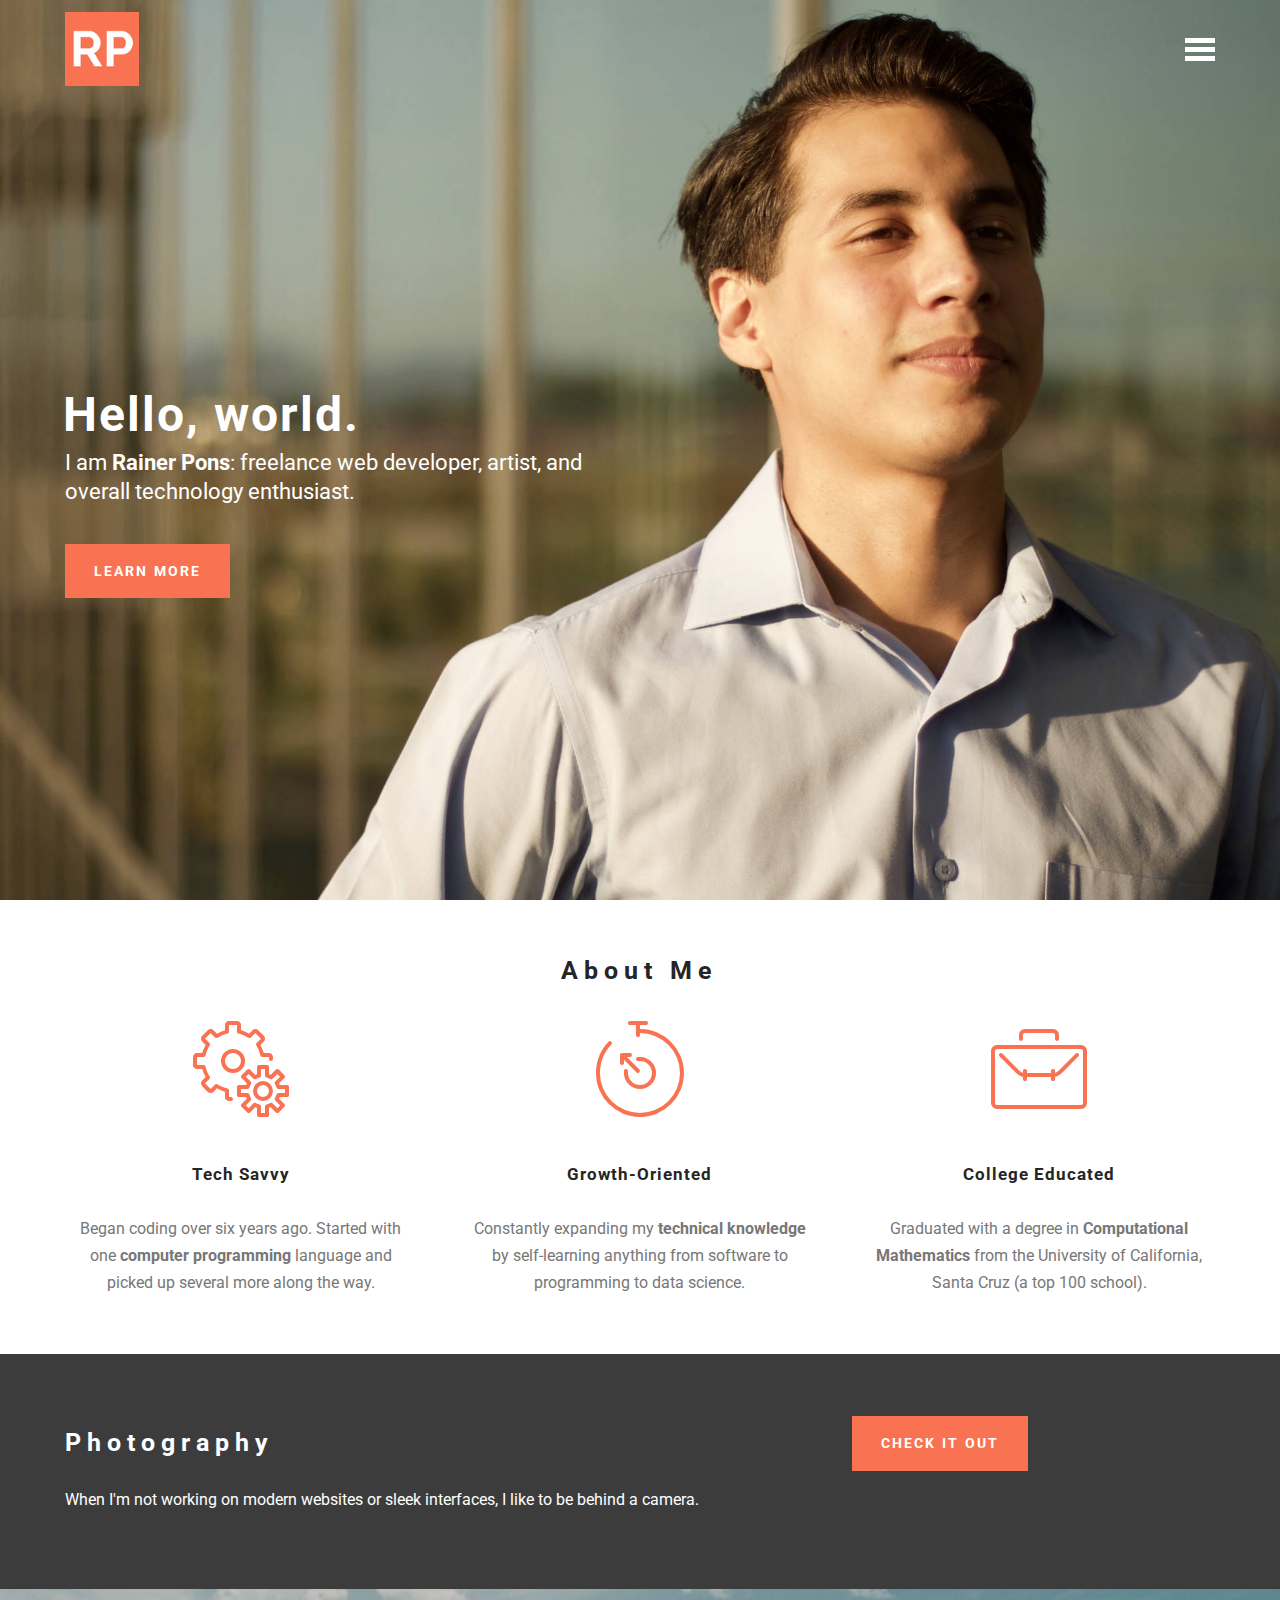
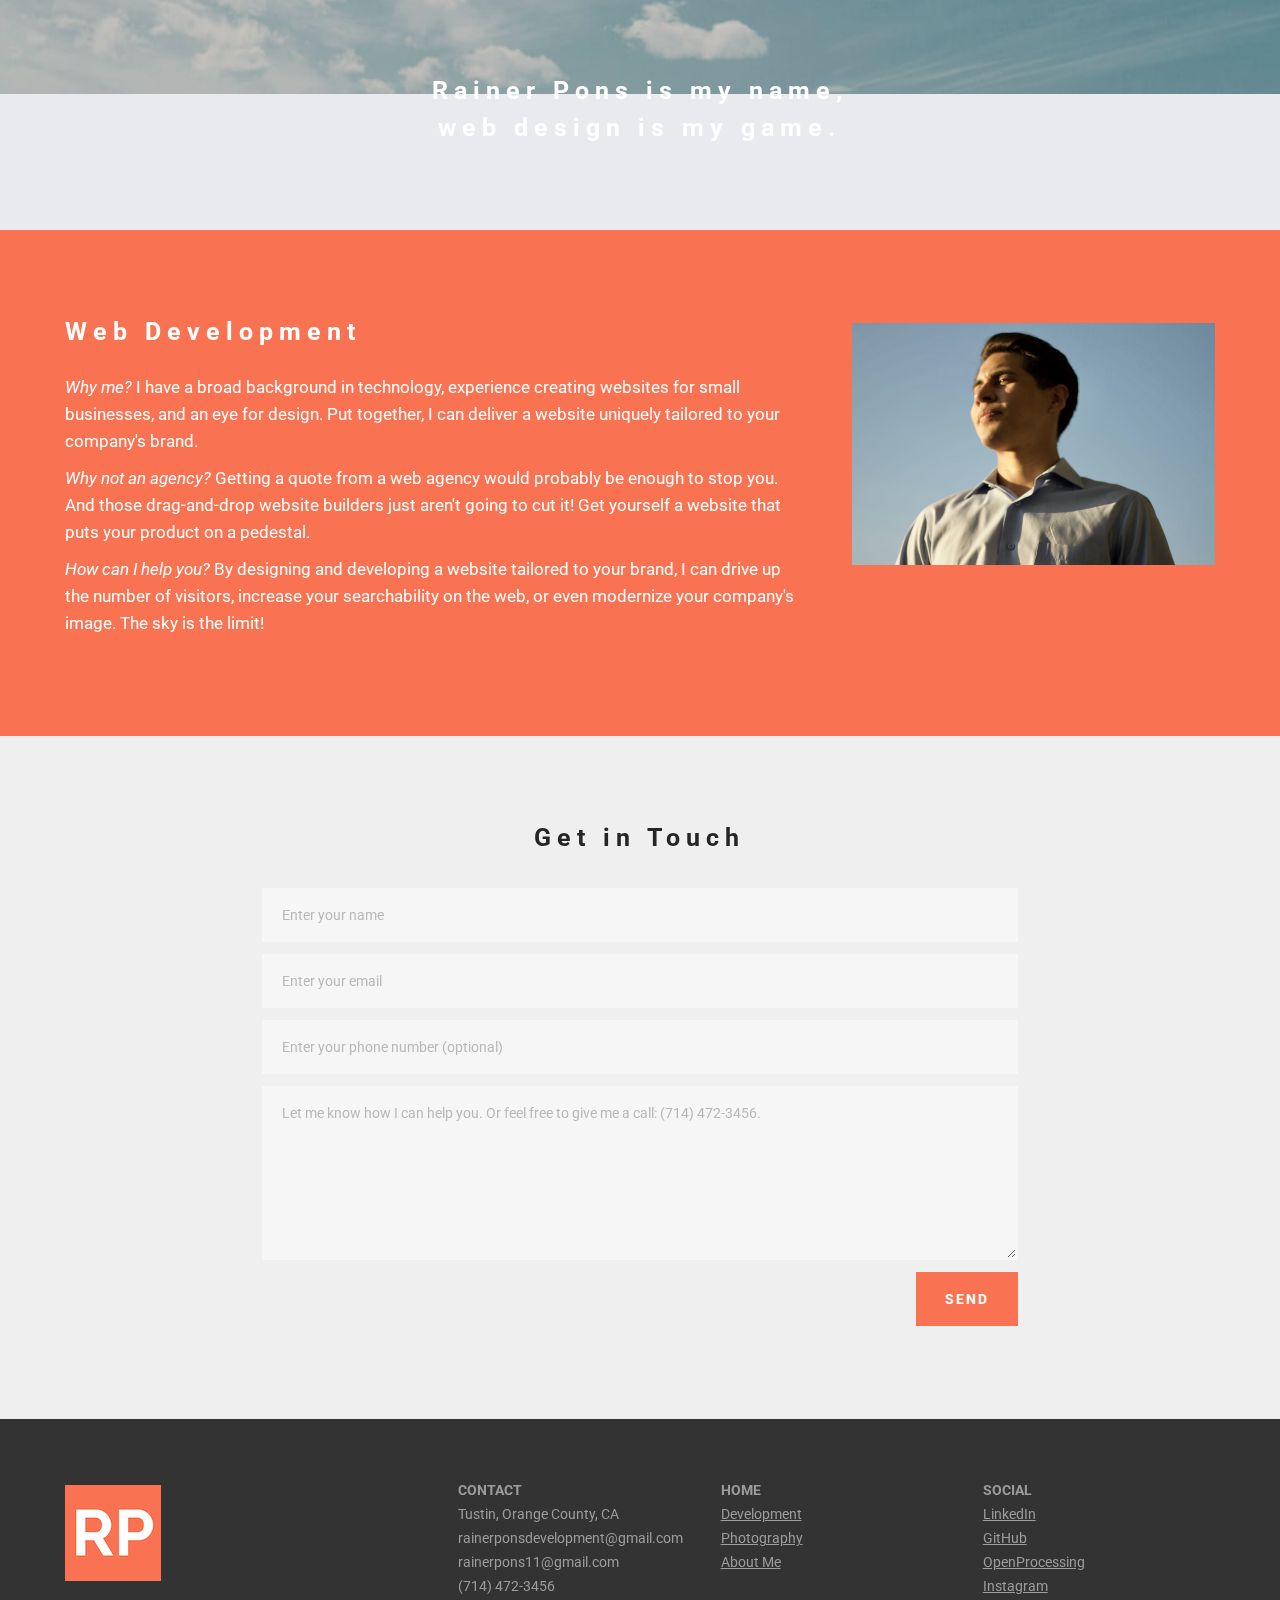
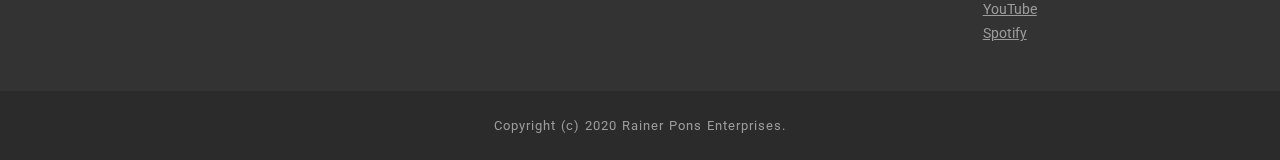
<file: index.html>
<!DOCTYPE html>
<html>
    <head>
        <meta charset="UTF-8">
        <meta http-equiv="X-UA-Compatible" content="IE=edge">
        <meta name="viewport" content="width=device-width, initial-scale=1, minimum-scale=1">
        <link rel="shortcut icon" href="assets/images/rp-logos-1-128x128.png" type="image/x-icon">
        <meta name="description" content="">
        <title>Rainer Pons: Freelance Web Developer in Orange County, CA</title>
        <link rel="stylesheet" href="https://fonts.googleapis.com/css?family=Roboto:700,400&subset=cyrillic,latin,greek,vietnamese">
        <link rel="stylesheet" href="assets/web/assets/mobirise-icons/mobirise-icons.css">
        <link rel="stylesheet" href="assets/bootstrap/css/bootstrap.min.css">
        <link rel="stylesheet" href="assets/animatecss/animate.min.css">
        <link rel="stylesheet" href="assets/mobirise/css/style.css">
        <link rel="preload" as="style" href="assets/mobirise/css/mbr-additional.css">
        <link rel="stylesheet" href="assets/mobirise/css/mbr-additional.css" type="text/css">
    </head>
    <body>
        <!-- Analytics -->
        <script async src="https://www.googletagmanager.com/gtag/js?id=UA-157434239-1"></script>
        <script>
            window.dataLayer = window.dataLayer || [];
            function gtag(){dataLayer.push(arguments);}
            gtag('js', new Date());
            
            gtag('config', 'UA-157434239-1');
        </script>
        <!-- /Analytics -->
        <section class="mbr-navbar mbr-navbar--freeze mbr-navbar--absolute mbr-navbar--sticky mbr-navbar--collapsed mbr-navbar--transparent" id="menu-1m" data-rv-view="0">
            <div class="mbr-navbar__section mbr-section">
                <div class="mbr-section__container container">
                    <div class="mbr-navbar__container">
                        <div class="mbr-navbar__column mbr-navbar__column--s mbr-navbar__brand">
                            <span class="mbr-navbar__brand-link mbr-brand mbr-brand--inline">
                            <span class="mbr-brand__logo"><a href="http://rainerpons.com"><img src="assets/images/rp-logo-96x96.png" class="mbr-navbar__brand-img mbr-brand__img"></a></span>
                            </span>
                        </div>
                        <div class="mbr-navbar__hamburger mbr-hamburger"><span class="mbr-hamburger__line"></span></div>
                        <div class="mbr-navbar__column mbr-navbar__menu">
                            <nav class="mbr-navbar__menu-box mbr-navbar__menu-box--inline-right">
                                <div class="mbr-navbar__column">
                                    <ul class="mbr-navbar__items mbr-navbar__items--right float-left mbr-buttons mbr-buttons--freeze mbr-buttons--right btn-decorator mbr-buttons--activated mbr-buttons--only-links">
                                        <li class="mbr-navbar__item"><a class="mbr-buttons__link btn text-white" href="http://rainerpons.com">HOME</a></li>
                                        <li class="mbr-navbar__item"><a class="mbr-buttons__link btn text-white" href="index.html#features1-3">ABOUT</a></li>
                                        <li class="mbr-navbar__item"><a class="mbr-buttons__link btn text-white" href="index.html#msg-box4-8">DEVELOPMENT</a></li>
                                        <li class="mbr-navbar__item"><a class="mbr-buttons__link btn text-white" href="photography.html#msg-box3-12">PHOTOGRAPHY</a></li>
                                        <li class="mbr-navbar__item"><a class="mbr-buttons__link btn text-white" href="index.html#form1-a">CONTACT</a></li>
                                        <li class="mbr-navbar__item"><a class="mbr-buttons__link btn text-white" href="index.html#contacts1-k">SOCIAL</a></li>
                                    </ul>
                                </div>
                            </nav>
                        </div>
                    </div>
                </div>
            </div>
        </section>
        <section class="mbr-box mbr-section mbr-section--relative mbr-section--fixed-size mbr-section--full-height mbr-section--bg-adapted" id="header1-0" data-rv-view="2" style="background-image: url(assets/images/img-7663-2000x1333.jpg);">
            <div class="mbr-box__magnet mbr-box__magnet--sm-padding mbr-box__magnet--center-left mbr-after-navbar">
                <div class="mbr-box__container mbr-section__container container">
                    <div class="mbr-box mbr-box--stretched">
                        <div class="mbr-box__magnet mbr-box__magnet--center-left">
                            <div class="row">
                                <div class=" col-sm-6">
                                    <div class="mbr-hero animated fadeInUp">
                                        <h1 class="mbr-hero__text">Hello, world.</h1>
                                        <p class="mbr-hero__subtext">I am <strong>Rainer Pons</strong>: freelance web developer, artist, and overall technology enthusiast.</p>
                                    </div>
                                    <div class="mbr-buttons btn-inverse mbr-buttons--left"><a class="mbr-buttons__btn btn btn-lg btn-danger animated fadeInUp delay" href="index.html#features1-3">LEARN MORE</a>  </div>
                                </div>
                            </div>
                        </div>
                    </div>
                </div>
            </div>
        </section>
        <section class="mbr-section mbr-section--relative mbr-section--fixed-size" id="features1-3" data-rv-view="12" style="background-color: rgb(255, 255, 255);">
            <div class="mbr-section__container mbr-section__container--std-top-padding mbr-section__container--sm-bot-padding mbr-section-title container" style="padding-top: 62px;">
                <div class="mbr-header mbr-header--center mbr-header--wysiwyg row">
                    <div class="col-sm-8 col-sm-offset-2">
                        <h3 class="mbr-header__text">About Me</h3>
                    </div>
                </div>
            </div>
            <div class="mbr-section__container container">
                <div class="mbr-section__row row">
                    <div class="mbr-section__col col-xs-12 col-sm-4">
                        <div class="mbr-section__container mbr-section__container--center mbr-section__container--middle">
                            <figure class="mbr-figure"><span class="mbri-setting mbr-iconfont mbr-iconfont-features1" style="font-size: 96px; color: rgb(249, 115, 82);"></span></figure>
                        </div>
                        <div class="mbr-section__container mbr-section__container--middle">
                            <div class="mbr-header mbr-header--reduce mbr-header--center mbr-header--wysiwyg">
                                <h3 class="mbr-header__text">Tech Savvy</h3>
                            </div>
                        </div>
                        <div class="mbr-section__container mbr-section__container--last" style="padding-bottom: 62px;">
                            <div class="mbr-article mbr-article--wysiwyg">
                                <p>Began coding over six years ago. Started with one&nbsp;<strong>computer programming</strong> language and picked up several more along the way.</p>
                            </div>
                        </div>
                    </div>
                    <div class="mbr-section__col col-xs-12 col-sm-4">
                        <div class="mbr-section__container mbr-section__container--center mbr-section__container--middle">
                            <figure class="mbr-figure"><span class="mbri-timer mbr-iconfont mbr-iconfont-features1" style="font-size: 96px; color: rgb(249, 115, 82);"></span></figure>
                        </div>
                        <div class="mbr-section__container mbr-section__container--middle">
                            <div class="mbr-header mbr-header--reduce mbr-header--center mbr-header--wysiwyg">
                                <h3 class="mbr-header__text">Growth-Oriented</h3>
                            </div>
                        </div>
                        <div class="mbr-section__container mbr-section__container--last" style="padding-bottom: 62px;">
                            <div class="mbr-article mbr-article--wysiwyg">
                                <p>Constantly expanding my <strong>technical knowledge</strong> by self-learning anything from software to programming to data science.</p>
                            </div>
                        </div>
                    </div>
                    <div class="mbr-section__col col-xs-12 col-sm-4">
                        <div class="mbr-section__container mbr-section__container--center mbr-section__container--middle">
                            <figure class="mbr-figure"><span class="mbri-briefcase mbr-iconfont mbr-iconfont-features1" style="font-size: 96px; color: rgb(249, 115, 82);"></span></figure>
                        </div>
                        <div class="mbr-section__container mbr-section__container--middle">
                            <div class="mbr-header mbr-header--reduce mbr-header--center mbr-header--wysiwyg">
                                <h3 class="mbr-header__text">College Educated</h3>
                            </div>
                        </div>
                        <div class="mbr-section__container mbr-section__container--last" style="padding-bottom: 62px;">
                            <div class="mbr-article mbr-article--wysiwyg">
                                <p>Graduated with a degree in <strong>Computational Mathematics</strong> from the University of California, Santa Cruz (a top 100 school).</p>
                            </div>
                        </div>
                    </div>
                </div>
            </div>
        </section>
        <section class="mbr-section mbr-section--relative mbr-section--short-paddings" id="msg-box1-5" data-rv-view="15" style="background-color: rgb(60, 60, 60);">
            <div class="mbr-section__container mbr-section__container--isolated container" style="padding-top: 80px; padding-bottom: 80px;">
                <div class="row">
                    <div class="mbr-box mbr-box--fixed mbr-box--adapted">
                        <div class="mbr-box__magnet mbr-box__magnet--top-left mbr-section__left col-sm-8">
                            <div class="mbr-section__container mbr-section__container--middle">
                                <div class="mbr-header mbr-header--auto-align mbr-header--wysiwyg">
                                    <h3 class="mbr-header__text">Photography</h3>
                                </div>
                            </div>
                            <div class="mbr-section__container">
                                <div class="mbr-article mbr-article--auto-align mbr-article--wysiwyg">
                                    <p>When I'm not working on modern websites or sleek interfaces, I like to be behind a camera.</p>
                                </div>
                            </div>
                        </div>
                        <div class="mbr-box__magnet mbr-box__magnet--top-left mbr-section__right col-sm-4">
                            <div class="mbr-section__container">
                                <div class="mbr-buttons mbr-buttons--auto-align mbr-buttons--top mbr-buttons--left"><a class="mbr-buttons__btn btn btn-lg btn-danger" href="photography.html#msg-box3-12">CHECK IT OUT</a></div>
                            </div>
                        </div>
                    </div>
                </div>
            </div>
        </section>
        <section class="mbr-section mbr-section--relative mbr-section--fixed-size mbr-parallax-background" id="content5-e" data-rv-view="5" style="background-image: url(assets/images/bg3.jpg);">
            <div class="mbr-overlay" style="opacity: 0.1; background-color: rgb(40, 50, 78);"></div>
            <div class="mbr-section__container container mbr-section__container--isolated" style="padding-top: 93px; padding-bottom: 93px;">
                <div class="mbr-header mbr-header--wysiwyg row">
                    <div class="col-sm-8 col-sm-offset-2">
                        <h3 class="mbr-header__text">Rainer Pons is my name,<br>web design is my game.</h3>
                    </div>
                </div>
            </div>
        </section>
        <section class="mbr-section mbr-section--relative" id="msg-box4-8" data-rv-view="18" style="background-color: rgb(249, 115, 82);">
            <div class="mbr-section__container mbr-section__container--isolated container" style="padding-top: 93px; padding-bottom: 62px;">
                <div class="row">
                    <div class="mbr-box mbr-box--fixed mbr-box--adapted">
                        <div class="mbr-box__magnet mbr-class-mbr-box__magnet--center-left col-sm-6 content-size mbr-section__left">
                            <div class="mbr-section__container mbr-section__container--middle">
                                <div class="mbr-header mbr-header--auto-align mbr-header--wysiwyg">
                                    <h3 class="mbr-header__text">Web Development</h3>
                                </div>
                            </div>
                            <div class="mbr-section__container mbr-section__container--middle">
                                <div class="mbr-article mbr-article--auto-align mbr-article--wysiwyg">
                                    <p><em>Why me?</em>&nbsp;I have a broad background in technology, experience creating websites for small businesses, and an eye for design. Put together, I can deliver a website uniquely tailored to your company's brand.</p>
                                    <p><em>Why not an agency?</em>&nbsp;Getting a quote from a web agency would probably be enough to stop you. And those drag-and-drop website builders just aren't going to cut it! Get yourself a website that puts your product on a pedestal.<br></p>
                                    <p><em>How can I help you?</em>&nbsp;By designing and developing a website tailored to your brand, I can drive up the number of visitors, increase your searchability on the web, or even modernize your company's image. The sky is the limit!</p>
                                </div>
                            </div>
                        </div>
                        <div class="mbr-box__magnet mbr-box__magnet--top-left mbr-section__right col-sm-6 image-size" style="width: 25%;">
                            <figure class="mbr-figure mbr-figure--adapted mbr-figure--caption-inside-bottom mbr-figure--full-width"><img src="assets/images/img-7667-1400x933.jpg" class="mbr-figure__img"></figure>
                        </div>
                    </div>
                </div>
            </div>
        </section>
        <section class="mbr-section mbr-section--relative mbr-section--fixed-size" id="form1-a" data-rv-view="21" style="background-color: rgb(239, 239, 239);">
            <div class="mbr-section__container mbr-section__container--std-padding container" style="padding-top: 93px; padding-bottom: 93px;">
                <div class="row">
                    <div class="col-sm-12">
                        <div class="row">
                            <div class="col-sm-8 col-sm-offset-2" data-form-type="formoid">
                                <div class="mbr-header mbr-header--center mbr-header--std-padding">
                                    <h2 class="mbr-header__text">Get in Touch</h2>
                                </div>
                                <div data-form-alert="true">
                                    <div class="hide" data-form-alert-success="true">Hey there! Thank you for reaching out. Will get back to you as soon as possible.</div>
                                </div>
                                <form action="https://mobirise.com/" method="post" data-form-title="Get in Touch">
                                    <input type="hidden" value="1CTzjYug+TSqb8Sn6swKlvaA2u5LuW6RhZyZwVvjJae5HakPpSox/RNyzwo67DU0RsCxrw4eSvv0SOl9QEr8ek8XWrD8ZB3KXKyhq8vjxqvpNIRQiICzz/DlZcoTidHa" data-form-email="true">
                                    <div class="form-group">
                                        <input type="text" class="form-control" name="name" required="" placeholder="Enter your name" data-form-field="Name">
                                    </div>
                                    <div class="form-group">
                                        <input type="email" class="form-control" name="email" required="" placeholder="Enter your email" data-form-field="Email">
                                    </div>
                                    <div class="form-group">
                                        <input type="tel" class="form-control" name="phone" placeholder="Enter your phone number (optional)" data-form-field="Phone">
                                    </div>
                                    <div class="form-group">
                                        <textarea class="form-control" name="message" rows="7" placeholder="Let me know how I can help you. Or feel free to give me a call: (714) 472-3456." data-form-field="Message"></textarea>
                                    </div>
                                    <div class="mbr-buttons mbr-buttons--right"><button type="submit" class="mbr-buttons__btn btn btn-lg btn-danger">SEND</button></div>
                                </form>
                            </div>
                        </div>
                    </div>
                </div>
            </div>
        </section>
        <section class="mbr-section mbr-section--relative mbr-section--fixed-size" id="contacts1-k" data-rv-view="8" style="background-color: rgb(51, 51, 51);">
            <div class="mbr-section__container container">
                <div class="mbr-contacts mbr-contacts--wysiwyg row" style="padding-top: 60px; padding-bottom: 45px;">
                    <div class="col-sm-4">
                        <div><a href="http://rainerpons.com"><img src="assets/images/rp-logo-96x96.png" class="mbr-contacts__img mbr-contacts__img--left"></a></div>
                    </div>
                    <div class="col-sm-8">
                        <div class="row">
                            <div class="col-sm-4">
                                <p class="mbr-contacts__text"><strong>CONTACT</strong><br>Tustin, Orange County, CA<br>rainerponsdevelopment@gmail.com<br>rainerpons11@gmail.com<br>(714) 472-3456<br></p>
                            </div>
                            <div class="col-sm-4">
                                <p class="mbr-contacts__text"><strong>HOME</strong><br><a href="index.html#msg-box4-8" class="text-gray">Development</a><br><a href="photography.html#msg-box3-12" class="text-gray">Photography</a><br><a href="index.html#features1-3" class="text-gray">About Me</a></p>
                            </div>
                            <div class="col-sm-4">
                                <p class="mbr-contacts__text"><strong>SOCIAL</strong></p>
                                <ul class="mbr-contacts__list">
                                    <li><a class="mbr-contacts__link text-gray" href="http://linkedin.com/in/rainerpons" target="_blank">LinkedIn</a></li>
                                    <li><a href="http://github.com/rainerpons" target="_blank" class="text-gray">GitHub</a></li>
                                    <li><a href="http://openprocessing.org/user/48635" target="_blank" class="text-gray">OpenProcessing</a></li>
                                    <li><a class="mbr-contacts__link text-gray" href="http://instagram.com/r__pons" target="_blank">Instagram</a></li>
                                    <li><a href="http://youtube.com/channel/UCwckV2UtHtrdb7NDyz5F0yw" target="_blank" class="text-gray">YouTube</a></li>
                                    <li><a href="http://open.spotify.com/user/122870297" target="_blank" class="text-gray">Spotify</a></li>
                                </ul>
                            </div>
                        </div>
                    </div>
                </div>
            </div>
        </section>
        <footer class="mbr-section mbr-section--relative mbr-section--fixed-size" id="footer1-i" data-rv-view="10" style="background-color: rgb(44, 43, 43);">
            <div class="mbr-section__container container">
                <div class="mbr-footer mbr-footer--wysiwyg row" style="padding-top: 24.6px; padding-bottom: 24.6px;">
                    <div class="col-sm-12">
                        <p class="mbr-footer__copyright">Copyright (c) 2020 Rainer Pons Enterprises.</p>
                    </div>
                </div>
            </div>
        </footer>
        <script src="assets/web/assets/jquery/jquery.min.js"></script>
        <script src="assets/bootstrap/js/bootstrap.min.js"></script>
        <script src="assets/smooth-scroll/smooth-scroll.js"></script>
        <script src="assets/jarallax/jarallax.js"></script>
        <!--[if lte IE 9]>
        <script src="assets/jquery-placeholder/jquery.placeholder.min.js"></script>
        <![endif]-->
        <script src="assets/mobirise/js/script.js"></script>
        <script src="assets/formoid/formoid.min.js"></script>
    </body>
</html>
</file>
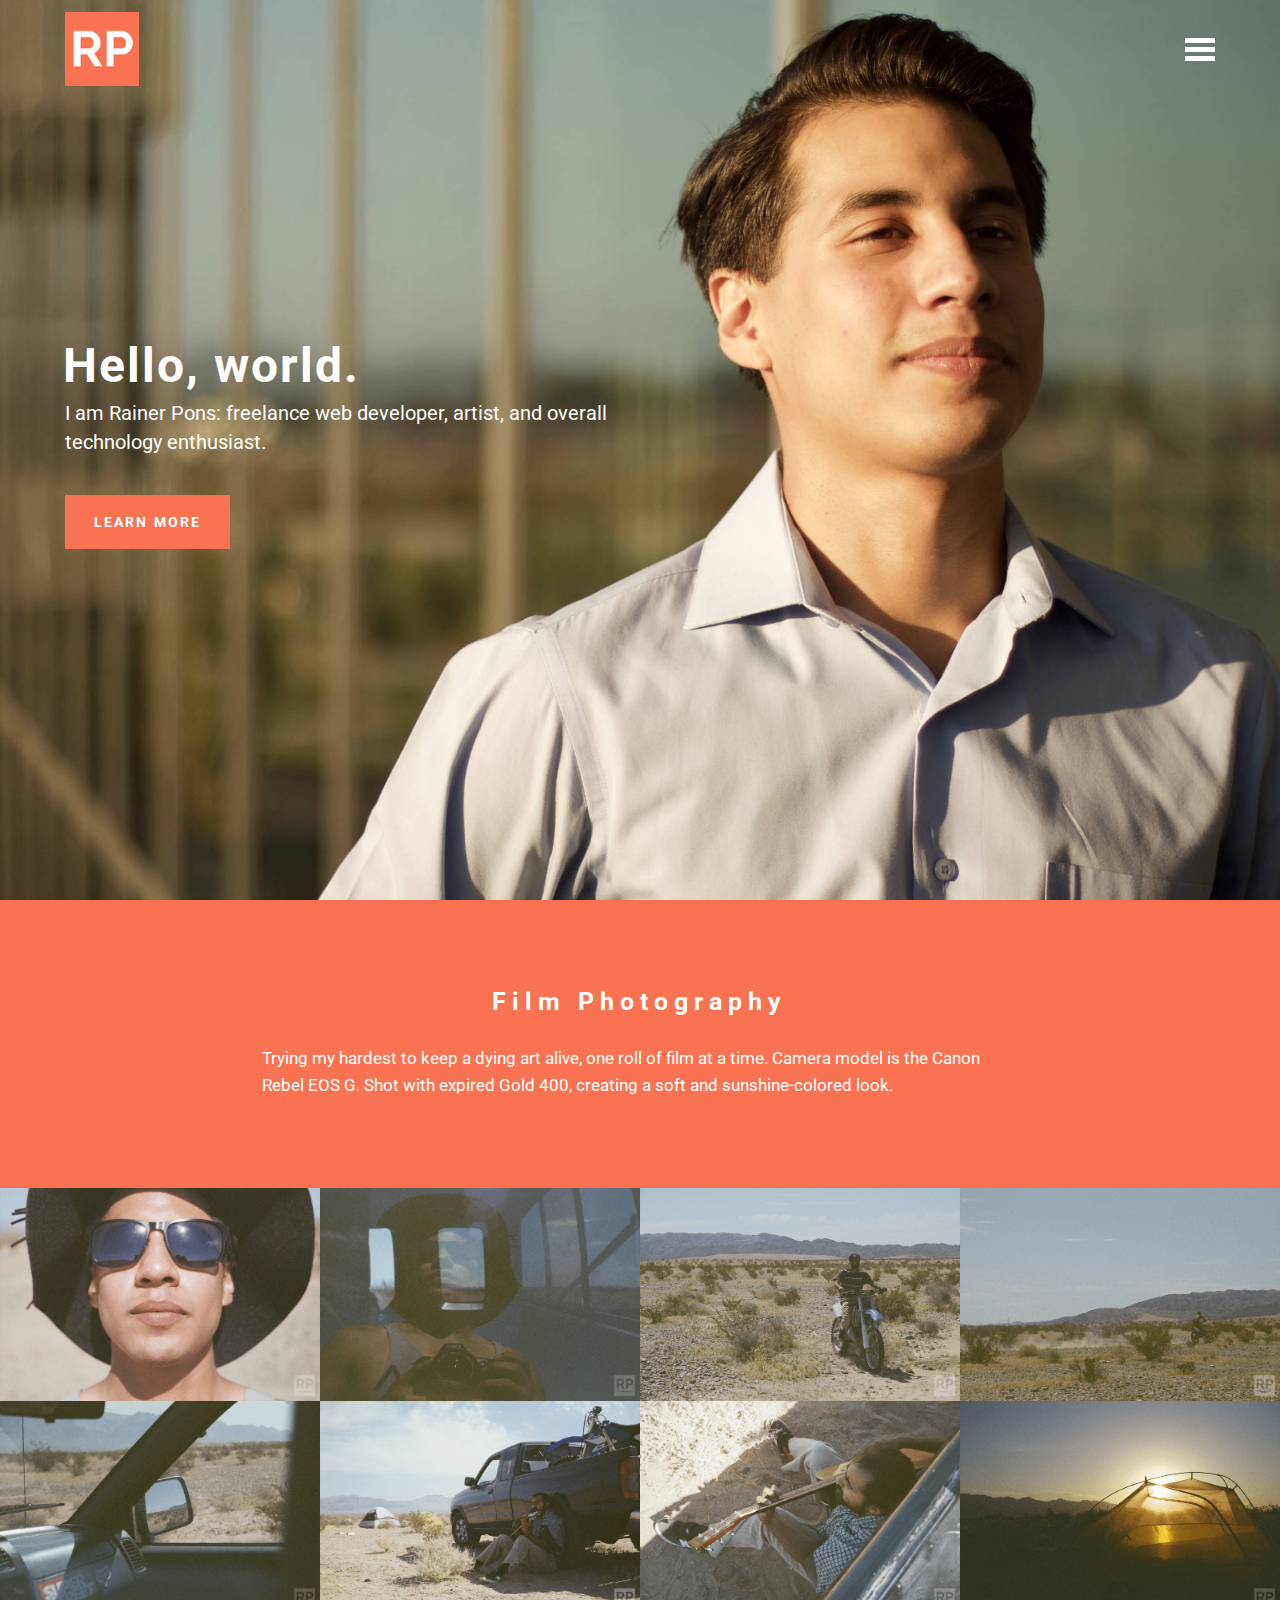
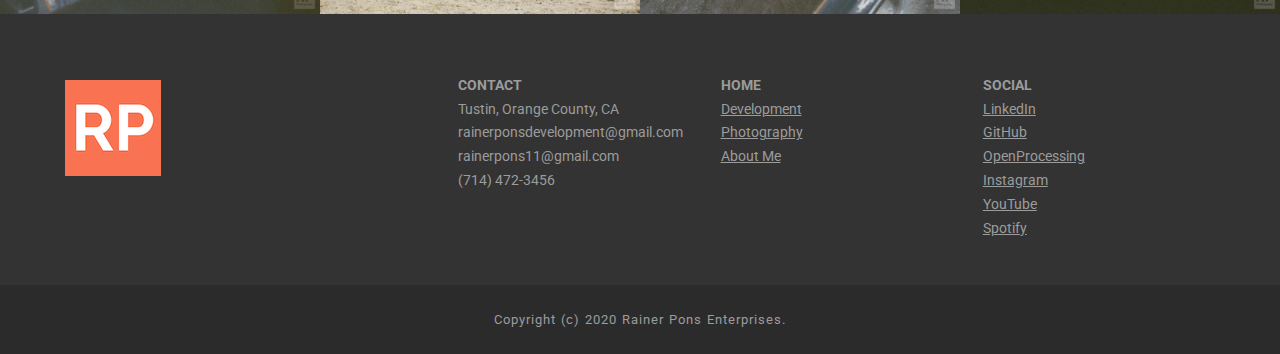
<file: photography.html>
<!DOCTYPE html>
<html>
    <head>
        <meta charset="UTF-8">
        <meta http-equiv="X-UA-Compatible" content="IE=edge">
        <meta name="viewport" content="width=device-width, initial-scale=1, minimum-scale=1">
        <link rel="shortcut icon" href="assets/images/rp-logos-1-128x128.png" type="image/x-icon">
        <meta name="description" content="">
        <title>Rainer Pons: RP Photography</title>
        <link rel="stylesheet" href="https://fonts.googleapis.com/css?family=Roboto:700,400&subset=cyrillic,latin,greek,vietnamese">
        <link rel="stylesheet" href="assets/bootstrap/css/bootstrap.min.css">
        <link rel="stylesheet" href="assets/animatecss/animate.min.css">
        <link rel="stylesheet" href="assets/mobirise/css/style.css">
        <link rel="stylesheet" href="assets/mobirise-gallery/style.css">
        <link rel="stylesheet" href="assets/mobirise-slider/style.css">
        <link rel="preload" as="style" href="assets/mobirise/css/mbr-additional.css">
        <link rel="stylesheet" href="assets/mobirise/css/mbr-additional.css" type="text/css">
    </head>
    <body>
        <!-- Analytics -->
        <script async src="https://www.googletagmanager.com/gtag/js?id=UA-157434239-1"></script>
        <script>
            window.dataLayer = window.dataLayer || [];
            function gtag(){dataLayer.push(arguments);}
            gtag('js', new Date());
            
            gtag('config', 'UA-157434239-1');
        </script>
        <!-- /Analytics -->
        <section class="mbr-navbar mbr-navbar--freeze mbr-navbar--absolute mbr-navbar--sticky mbr-navbar--collapsed mbr-navbar--transparent" id="menu-1m" data-rv-view="75">
            <div class="mbr-navbar__section mbr-section">
                <div class="mbr-section__container container">
                    <div class="mbr-navbar__container">
                        <div class="mbr-navbar__column mbr-navbar__column--s mbr-navbar__brand">
                            <span class="mbr-navbar__brand-link mbr-brand mbr-brand--inline">
                            <span class="mbr-brand__logo"><a href="http://rainerpons.com"><img src="assets/images/rp-logo-96x96.png" class="mbr-navbar__brand-img mbr-brand__img"></a></span>
                            </span>
                        </div>
                        <div class="mbr-navbar__hamburger mbr-hamburger"><span class="mbr-hamburger__line"></span></div>
                        <div class="mbr-navbar__column mbr-navbar__menu">
                            <nav class="mbr-navbar__menu-box mbr-navbar__menu-box--inline-right">
                                <div class="mbr-navbar__column">
                                    <ul class="mbr-navbar__items mbr-navbar__items--right float-left mbr-buttons mbr-buttons--freeze mbr-buttons--right btn-decorator mbr-buttons--activated mbr-buttons--only-links">
                                        <li class="mbr-navbar__item"><a class="mbr-buttons__link btn text-white" href="http://rainerpons.com">HOME</a></li>
                                        <li class="mbr-navbar__item"><a class="mbr-buttons__link btn text-white" href="index.html#features1-3">ABOUT</a></li>
                                        <li class="mbr-navbar__item"><a class="mbr-buttons__link btn text-white" href="index.html#msg-box4-8">DEVELOPMENT</a></li>
                                        <li class="mbr-navbar__item"><a class="mbr-buttons__link btn text-white" href="photography.html#msg-box3-12">PHOTOGRAPHY</a></li>
                                        <li class="mbr-navbar__item"><a class="mbr-buttons__link btn text-white" href="index.html#form1-a">CONTACT</a></li>
                                        <li class="mbr-navbar__item"><a class="mbr-buttons__link btn text-white" href="index.html#contacts1-k">SOCIAL</a></li>
                                    </ul>
                                </div>
                            </nav>
                        </div>
                    </div>
                </div>
            </div>
        </section>
        <section class="engine"><a href="https://mobirise.info/s">free bootstrap themes</a></section>
        <section class="mbr-box mbr-section mbr-section--relative mbr-section--fixed-size mbr-section--full-height mbr-section--bg-adapted mbr-after-navbar" id="header1-t" data-rv-view="30" style="background-image: url(assets/images/img-7663-2000x1333.jpg);">
            <div class="mbr-box__magnet mbr-box__magnet--sm-padding mbr-box__magnet--center-left">
                <div class="mbr-box__container mbr-section__container container">
                    <div class="mbr-box mbr-box--stretched">
                        <div class="mbr-box__magnet mbr-box__magnet--center-left">
                            <div class="row">
                                <div class=" col-sm-6">
                                    <div class="mbr-hero animated fadeInUp">
                                        <h1 class="mbr-hero__text">Hello, world.</h1>
                                        <p class="mbr-hero__subtext">I am Rainer Pons: freelance web developer, artist, and overall technology enthusiast.</p>
                                    </div>
                                    <div class="mbr-buttons btn-inverse mbr-buttons--left"><a class="mbr-buttons__btn btn btn-lg btn-danger animated fadeInUp delay" href="index.html#features1-3">LEARN MORE</a> </div>
                                </div>
                            </div>
                        </div>
                    </div>
                </div>
            </div>
        </section>
        <section class="mbr-section mbr-section--relative mbr-section--fixed-size" id="msg-box3-12" data-rv-view="33" style="background-color: rgb(249, 115, 82);">
            <div class="mbr-section__container container mbr-section__container--first" style="padding-top: 93px;">
                <div class="mbr-header mbr-header--wysiwyg row">
                    <div class="col-sm-8 col-sm-offset-2">
                        <h3 class="mbr-header__text">Film Photography</h3>
                    </div>
                </div>
            </div>
            <div class="mbr-section__container container mbr-section__container--last" style="padding-bottom: 93px;">
                <div class="row">
                    <div class="mbr-article mbr-article--wysiwyg col-sm-8 col-sm-offset-2">
                        <p>Trying my hardest to keep a dying art alive, one roll of film at a time. Camera model is the Canon Rebel EOS G. Shot with expired Gold 400, creating a soft and sunshine-colored look.</p>
                    </div>
                </div>
            </div>
        </section>
        <section class="mbr-gallery mbr-section mbr-section--no-padding" id="gallery1-1o" data-rv-view="36" style="background-color: rgb(51, 51, 51);">
            <!-- Gallery -->
            <div class=" mbr-gallery-layout-default">
                <div>
                    <div class="row mbr-gallery-row no-gutter">
                        <div class="col-lg-3 col-md-4 col-sm-6 col-xs-12 mbr-gallery-item">
                            <a href="#lb-gallery1-1o" data-slide-to="0" data-toggle="modal">
                            <img src="assets/images/000098230018-1920x1280-800x533.png" alt="" title="">
                            <span class="icon glyphicon glyphicon-zoom-in"></span>
                            </a>
                        </div>
                        <div class="col-lg-3 col-md-4 col-sm-6 col-xs-12 mbr-gallery-item">
                            <a href="#lb-gallery1-1o" data-slide-to="1" data-toggle="modal">
                            <img src="assets/images/000098230013-1920x1280-800x533.png" alt="" title="">
                            <span class="icon glyphicon glyphicon-zoom-in"></span>
                            </a>
                        </div>
                        <div class="col-lg-3 col-md-4 col-sm-6 col-xs-12 mbr-gallery-item">
                            <a href="#lb-gallery1-1o" data-slide-to="2" data-toggle="modal">
                            <img src="assets/images/000098230011-1920x1280-800x533.png" alt="" title="">
                            <span class="icon glyphicon glyphicon-zoom-in"></span>
                            </a>
                        </div>
                        <div class="col-lg-3 col-md-4 col-sm-6 col-xs-12 mbr-gallery-item">
                            <a href="#lb-gallery1-1o" data-slide-to="3" data-toggle="modal">
                            <img src="assets/images/000098230009-1920x1280-800x533.png" alt="" title="">
                            <span class="icon glyphicon glyphicon-zoom-in"></span>
                            </a>
                        </div>
                        <div class="col-lg-3 col-md-4 col-sm-6 col-xs-12 mbr-gallery-item">
                            <a href="#lb-gallery1-1o" data-slide-to="4" data-toggle="modal">
                            <img src="assets/images/000098230016-1920x1280-800x533.png" alt="" title="">
                            <span class="icon glyphicon glyphicon-zoom-in"></span>
                            </a>
                        </div>
                        <div class="col-lg-3 col-md-4 col-sm-6 col-xs-12 mbr-gallery-item">
                            <a href="#lb-gallery1-1o" data-slide-to="5" data-toggle="modal">
                            <img src="assets/images/000098230020-1920x1280-800x533.png" alt="" title="">
                            <span class="icon glyphicon glyphicon-zoom-in"></span>
                            </a>
                        </div>
                        <div class="col-lg-3 col-md-4 col-sm-6 col-xs-12 mbr-gallery-item">
                            <a href="#lb-gallery1-1o" data-slide-to="6" data-toggle="modal">
                            <img src="assets/images/000098230019-1920x1280-800x533.png" alt="" title="">
                            <span class="icon glyphicon glyphicon-zoom-in"></span>
                            </a>
                        </div>
                        <div class="col-lg-3 col-md-4 col-sm-6 col-xs-12 mbr-gallery-item">
                            <a href="#lb-gallery1-1o" data-slide-to="7" data-toggle="modal">
                            <img src="assets/images/000098230022-1920x1280-800x533.png" alt="" title="">
                            <span class="icon glyphicon glyphicon-zoom-in"></span>
                            </a>
                        </div>
                    </div>
                </div>
                <div class="clearfix"></div>
            </div>
            <!-- Lightbox -->
            <div data-app-prevent-settings="" class="mbr-slider modal fade carousel slide" tabindex="-1" data-keyboard="true" data-interval="false" id="lb-gallery1-1o">
                <div class="modal-dialog">
                    <div class="modal-content">
                        <div class="modal-body">
                            <ol class="carousel-indicators">
                                <li data-app-prevent-settings="" data-target="#lb-gallery1-1o" data-slide-to="0"></li>
                                <li data-app-prevent-settings="" data-target="#lb-gallery1-1o" data-slide-to="1"></li>
                                <li data-app-prevent-settings="" data-target="#lb-gallery1-1o" data-slide-to="2"></li>
                                <li data-app-prevent-settings="" data-target="#lb-gallery1-1o" data-slide-to="3"></li>
                                <li data-app-prevent-settings="" data-target="#lb-gallery1-1o" data-slide-to="4"></li>
                                <li data-app-prevent-settings="" data-target="#lb-gallery1-1o" data-slide-to="5"></li>
                                <li data-app-prevent-settings="" data-target="#lb-gallery1-1o" data-slide-to="6"></li>
                                <li data-app-prevent-settings="" data-target="#lb-gallery1-1o" class=" active" data-slide-to="7"></li>
                            </ol>
                            <div class="carousel-inner">
                                <div class="item">
                                    <img src="assets/images/000098230018-1920x1280.png" alt="" title="">
                                </div>
                                <div class="item">
                                    <img src="assets/images/000098230013-1920x1280.png" alt="" title="">
                                </div>
                                <div class="item">
                                    <img src="assets/images/000098230011-1920x1280.png" alt="" title="">
                                </div>
                                <div class="item">
                                    <img src="assets/images/000098230009-1920x1280.png" alt="" title="">
                                </div>
                                <div class="item">
                                    <img src="assets/images/000098230016-1920x1280.png" alt="" title="">
                                </div>
                                <div class="item">
                                    <img src="assets/images/000098230020-1920x1280.png" alt="" title="">
                                </div>
                                <div class="item">
                                    <img src="assets/images/000098230019-1920x1280.png" alt="" title="">
                                </div>
                                <div class="item active">
                                    <img src="assets/images/000098230022-1920x1280.png" alt="" title="">
                                </div>
                            </div>
                            <a class="left carousel-control" role="button" data-slide="prev" href="#lb-gallery1-1o">
                            <span class="glyphicon glyphicon-menu-left" aria-hidden="true"></span>
                            <span class="sr-only">Previous</span>
                            </a>
                            <a class="right carousel-control" role="button" data-slide="next" href="#lb-gallery1-1o">
                            <span class="glyphicon glyphicon-menu-right" aria-hidden="true"></span>
                            <span class="sr-only">Next</span>
                            </a>
                            <a class="close" href="#" role="button" data-dismiss="modal">
                            <span class="glyphicon glyphicon-remove" aria-hidden="true"></span>
                            <span class="sr-only">Close</span>
                            </a>
                        </div>
                    </div>
                </div>
            </div>
        </section>
        <section class="mbr-section mbr-section--relative mbr-section--fixed-size" id="contacts1-r" data-rv-view="71" style="background-color: rgb(51, 51, 51);">
            <div class="mbr-section__container container">
                <div class="mbr-contacts mbr-contacts--wysiwyg row" style="padding-top: 60px; padding-bottom: 45px;">
                    <div class="col-sm-4">
                        <div><a href="http://rainerpons.com"><img src="assets/images/rp-logo-96x96.png" class="mbr-contacts__img mbr-contacts__img--left"></a></div>
                    </div>
                    <div class="col-sm-8">
                        <div class="row">
                            <div class="col-sm-4">
                                <p class="mbr-contacts__text"><strong>CONTACT</strong><br>Tustin, Orange County, CA<br>rainerponsdevelopment@gmail.com<br>rainerpons11@gmail.com<br>(714) 472-3456<br></p>
                            </div>
                            <div class="col-sm-4">
                                <p class="mbr-contacts__text"><strong>HOME</strong><br><a href="index.html#msg-box4-8" class="text-gray">Development</a><br><a href="photography.html#msg-box3-12" class="text-gray">Photography</a><br><a href="index.html#features1-3" class="text-gray">About Me</a></p>
                            </div>
                            <div class="col-sm-4">
                                <p class="mbr-contacts__text"><strong>SOCIAL</strong></p>
                                <ul class="mbr-contacts__list">
                                    <li><a class="mbr-contacts__link text-gray" href="http://linkedin.com/in/rainerpons" target="_blank">LinkedIn</a></li>
                                    <li><a href="http://github.com/rainerpons" target="_blank" class="text-gray">GitHub</a></li>
                                    <li><a href="http://openprocessing.org/user/48635" target="_blank" class="text-gray">OpenProcessing</a></li>
                                    <li><a class="mbr-contacts__link text-gray" href="http://instagram.com/r__pons" target="_blank">Instagram</a></li>
                                    <li><a href="http://youtube.com/channel/UCwckV2UtHtrdb7NDyz5F0yw" target="_blank" class="text-gray">YouTube</a></li>
                                    <li><a href="http://open.spotify.com/user/122870297" target="_blank" class="text-gray">Spotify</a></li>
                                </ul>
                            </div>
                        </div>
                    </div>
                </div>
            </div>
        </section>
        <footer class="mbr-section mbr-section--relative mbr-section--fixed-size" id="footer1-s" data-rv-view="73" style="background-color: rgb(44, 43, 43);">
            <div class="mbr-section__container container">
                <div class="mbr-footer mbr-footer--wysiwyg row" style="padding-top: 24.6px; padding-bottom: 24.6px;">
                    <div class="col-sm-12">
                        <p class="mbr-footer__copyright">Copyright (c) 2020 Rainer Pons Enterprises.</p>
                    </div>
                </div>
            </div>
        </footer>
        <script src="assets/web/assets/jquery/jquery.min.js"></script>
        <script src="assets/bootstrap/js/bootstrap.min.js"></script>
        <script src="assets/smooth-scroll/smooth-scroll.js"></script>
        <script src="assets/masonry/masonry.pkgd.min.js"></script>
        <script src="assets/imagesloaded/imagesloaded.pkgd.min.js"></script>
        <script src="assets/bootstrap-carousel-swipe/bootstrap-carousel-swipe.js"></script>
        <script src="assets/mobirise/js/script.js"></script>
        <script src="assets/mobirise-gallery/script.js"></script>
    </body>
</html>
</file>
<file: assets/web/assets/mobirise-icons/mobirise-icons.css>
@font-face {
  font-family: 'MobiriseIcons';
  src:  url('mobirise-icons.eot?spat4u');
  src:  url('mobirise-icons.eot?spat4u#iefix') format('embedded-opentype'),
    url('mobirise-icons.ttf?spat4u') format('truetype'),
    url('mobirise-icons.woff?spat4u') format('woff'),
    url('mobirise-icons.svg?spat4u#MobiriseIcons') format('svg');
  font-weight: normal;
  font-style: normal;
  font-display: swap;
}

[class^="mbri-"], [class*=" mbri-"] {
  /* use !important to prevent issues with browser extensions that change fonts */
  font-family: MobiriseIcons !important;
  speak: none;
  font-style: normal;
  font-weight: normal;
  font-variant: normal;
  text-transform: none;
  line-height: 1;

  /* Better Font Rendering =========== */
  -webkit-font-smoothing: antialiased;
  -moz-osx-font-smoothing: grayscale;
}

.mbri-add-submenu:before {
  content: "\e900";
}
.mbri-alert:before {
  content: "\e901";
}
.mbri-align-center:before {
  content: "\e902";
}
.mbri-align-justify:before {
  content: "\e903";
}
.mbri-align-left:before {
  content: "\e904";
}
.mbri-align-right:before {
  content: "\e905";
}
.mbri-android:before {
  content: "\e906";
}
.mbri-apple:before {
  content: "\e907";
}
.mbri-arrow-down:before {
  content: "\e908";
}
.mbri-arrow-next:before {
  content: "\e909";
}
.mbri-arrow-prev:before {
  content: "\e90a";
}
.mbri-arrow-up:before {
  content: "\e90b";
}
.mbri-bold:before {
  content: "\e90c";
}
.mbri-bookmark:before {
  content: "\e90d";
}
.mbri-bootstrap:before {
  content: "\e90e";
}
.mbri-briefcase:before {
  content: "\e90f";
}
.mbri-browse:before {
  content: "\e910";
}
.mbri-bulleted-list:before {
  content: "\e911";
}
.mbri-calendar:before {
  content: "\e912";
}
.mbri-camera:before {
  content: "\e913";
}
.mbri-cart-add:before {
  content: "\e914";
}
.mbri-cart-full:before {
  content: "\e915";
}
.mbri-cash:before {
  content: "\e916";
}
.mbri-change-style:before {
  content: "\e917";
}
.mbri-chat:before {
  content: "\e918";
}
.mbri-clock:before {
  content: "\e919";
}
.mbri-close:before {
  content: "\e91a";
}
.mbri-cloud:before {
  content: "\e91b";
}
.mbri-code:before {
  content: "\e91c";
}
.mbri-contact-form:before {
  content: "\e91d";
}
.mbri-credit-card:before {
  content: "\e91e";
}
.mbri-cursor-click:before {
  content: "\e91f";
}
.mbri-cust-feedback:before {
  content: "\e920";
}
.mbri-database:before {
  content: "\e921";
}
.mbri-delivery:before {
  content: "\e922";
}
.mbri-desktop:before {
  content: "\e923";
}
.mbri-devices:before {
  content: "\e924";
}
.mbri-down:before {
  content: "\e925";
}
.mbri-download:before {
  content: "\e989";
}
.mbri-drag-n-drop:before {
  content: "\e927";
}
.mbri-drag-n-drop2:before {
  content: "\e928";
}
.mbri-edit:before {
  content: "\e929";
}
.mbri-edit2:before {
  content: "\e92a";
}
.mbri-error:before {
  content: "\e92b";
}
.mbri-extension:before {
  content: "\e92c";
}
.mbri-features:before {
  content: "\e92d";
}
.mbri-file:before {
  content: "\e92e";
}
.mbri-flag:before {
  content: "\e92f";
}
.mbri-folder:before {
  content: "\e930";
}
.mbri-gift:before {
  content: "\e931";
}
.mbri-github:before {
  content: "\e932";
}
.mbri-globe:before {
  content: "\e933";
}
.mbri-globe-2:before {
  content: "\e934";
}
.mbri-growing-chart:before {
  content: "\e935";
}
.mbri-hearth:before {
  content: "\e936";
}
.mbri-help:before {
  content: "\e937";
}
.mbri-home:before {
  content: "\e938";
}
.mbri-hot-cup:before {
  content: "\e939";
}
.mbri-idea:before {
  content: "\e93a";
}
.mbri-image-gallery:before {
  content: "\e93b";
}
.mbri-image-slider:before {
  content: "\e93c";
}
.mbri-info:before {
  content: "\e93d";
}
.mbri-italic:before {
  content: "\e93e";
}
.mbri-key:before {
  content: "\e93f";
}
.mbri-laptop:before {
  content: "\e940";
}
.mbri-layers:before {
  content: "\e941";
}
.mbri-left-right:before {
  content: "\e942";
}
.mbri-left:before {
  content: "\e943";
}
.mbri-letter:before {
  content: "\e944";
}
.mbri-like:before {
  content: "\e945";
}
.mbri-link:before {
  content: "\e946";
}
.mbri-lock:before {
  content: "\e947";
}
.mbri-login:before {
  content: "\e948";
}
.mbri-logout:before {
  content: "\e949";
}
.mbri-magic-stick:before {
  content: "\e94a";
}
.mbri-map-pin:before {
  content: "\e94b";
}
.mbri-menu:before {
  content: "\e94c";
}
.mbri-mobile:before {
  content: "\e94d";
}
.mbri-mobile2:before {
  content: "\e94e";
}
.mbri-mobirise:before {
  content: "\e94f";
}
.mbri-more-horizontal:before {
  content: "\e950";
}
.mbri-more-vertical:before {
  content: "\e951";
}
.mbri-music:before {
  content: "\e952";
}
.mbri-new-file:before {
  content: "\e953";
}
.mbri-numbered-list:before {
  content: "\e954";
}
.mbri-opened-folder:before {
  content: "\e955";
}
.mbri-pages:before {
  content: "\e956";
}
.mbri-paper-plane:before {
  content: "\e957";
}
.mbri-paperclip:before {
  content: "\e958";
}
.mbri-photo:before {
  content: "\e959";
}
.mbri-photos:before {
  content: "\e95a";
}
.mbri-pin:before {
  content: "\e95b";
}
.mbri-play:before {
  content: "\e95c";
}
.mbri-plus:before {
  content: "\e95d";
}
.mbri-preview:before {
  content: "\e95e";
}
.mbri-print:before {
  content: "\e95f";
}
.mbri-protect:before {
  content: "\e960";
}
.mbri-question:before {
  content: "\e961";
}
.mbri-quote-left:before {
  content: "\e962";
}
.mbri-quote-right:before {
  content: "\e963";
}
.mbri-refresh:before {
  content: "\e964";
}
.mbri-responsive:before {
  content: "\e965";
}
.mbri-right:before {
  content: "\e966";
}
.mbri-rocket:before {
  content: "\e967";
}
.mbri-sad-face:before {
  content: "\e968";
}
.mbri-sale:before {
  content: "\e969";
}
.mbri-save:before {
  content: "\e96a";
}
.mbri-search:before {
  content: "\e96b";
}
.mbri-setting:before {
  content: "\e96c";
}
.mbri-setting2:before {
  content: "\e96d";
}
.mbri-setting3:before {
  content: "\e96e";
}
.mbri-share:before {
  content: "\e96f";
}
.mbri-shopping-bag:before {
  content: "\e970";
}
.mbri-shopping-basket:before {
  content: "\e971";
}
.mbri-shopping-cart:before {
  content: "\e972";
}
.mbri-sites:before {
  content: "\e973";
}
.mbri-smile-face:before {
  content: "\e974";
}
.mbri-speed:before {
  content: "\e975";
}
.mbri-star:before {
  content: "\e976";
}
.mbri-success:before {
  content: "\e977";
}
.mbri-sun:before {
  content: "\e978";
}
.mbri-sun2:before {
  content: "\e979";
}
.mbri-tablet:before {
  content: "\e97a";
}
.mbri-tablet-vertical:before {
  content: "\e97b";
}
.mbri-target:before {
  content: "\e97c";
}
.mbri-timer:before {
  content: "\e97d";
}
.mbri-to-ftp:before {
  content: "\e97e";
}
.mbri-to-local-drive:before {
  content: "\e97f";
}
.mbri-touch-swipe:before {
  content: "\e980";
}
.mbri-touch:before {
  content: "\e981";
}
.mbri-trash:before {
  content: "\e982";
}
.mbri-underline:before {
  content: "\e983";
}
.mbri-unlink:before {
  content: "\e984";
}
.mbri-unlock:before {
  content: "\e985";
}
.mbri-up-down:before {
  content: "\e986";
}
.mbri-up:before {
  content: "\e987";
}
.mbri-update:before {
  content: "\e988";
}
.mbri-upload:before {
 content: "\e926"; 
}
.mbri-user:before {
  content: "\e98a";
}
.mbri-user2:before {
  content: "\e98b";
}
.mbri-users:before {
  content: "\e98c";
}
.mbri-video:before {
  content: "\e98d";
}
.mbri-video-play:before {
  content: "\e98e";
}
.mbri-watch:before {
  content: "\e98f";
}
.mbri-website-theme:before {
  content: "\e990";
}
.mbri-wifi:before {
  content: "\e991";
}
.mbri-windows:before {
  content: "\e992";
}
.mbri-zoom-out:before {
  content: "\e993";
}
.mbri-redo:before {
  content: "\e994";
}
.mbri-undo:before {
  content: "\e995";
}
</file>
<file: assets/mobirise/css/mbr-additional.css>
#menu-1m .mbr-brand__name {
  font-size: 16px;
}
#menu-1m.mbr-navbar--stuck .mbr-navbar__section {
  background: #2c2b2b;
}
#menu-1m .mbr-navbar__hamburger {
  color: #ffffff;
}
#header1-0 H1 {
  font-size: 48px;
  color: #ffffff;
  text-align: left;
}
#header1-0 P {
  font-size: 22px;
  color: #ffffff;
}
#header1-0 B {
  font-size: 22px;
}
#features1-3 .mbr-section__col .mbr-header__text {
  text-align: center;
  font-size: 17px;
}
#features1-3 P {
  text-align: center;
  font-size: 16px;
}
#features1-3 .mbr-section-title .mbr-header__text {
  text-align: center;
}
#msg-box1-5 .mbr-header .mbr-header__text {
  color: #fff;
  text-align: left;
}
#msg-box1-5 .mbr-article {
  color: #fff;
  text-align: left;
  font-size: 16px;
}
#content5-e .mbr-header .mbr-header__text {
  text-align: center;
  color: #fff;
}
#content5-e .mbr-header .mbr-header__subtext {
  text-align: center;
  color: #fff;
}
#content5-e .mbr-article {
  color: #fff;
}
#msg-box4-8 .mbr-header__text {
  color: #ffffff;
}
#msg-box4-8 .mbr-header__subtext {
  color: #ffffff;
}
#msg-box4-8 .mbr-article {
  color: #ffffff;
}
#contacts1-k STRONG {
  font-size: 14px;
}
#contacts1-k P {
  font-size: 14px;
}
#footer1-i P {
  text-align: center;
  font-size: 13px;
}
#header1-t H1 {
  font-size: 48px;
  color: #ffffff;
}
#header1-t P {
  font-size: 20px;
  color: #ffffff;
}
#msg-box3-12 .mbr-header .mbr-header__text {
  text-align: center;
  color: #ffffff;
}
#msg-box3-12 .mbr-header .mbr-header__subtext {
  text-align: center;
}
#msg-box3-12 .mbr-article {
  color: #ffffff;
}
#contacts1-r STRONG {
  font-size: 14px;
}
#contacts1-r P {
  font-size: 14px;
}
#footer1-s P {
  text-align: center;
  font-size: 13px;
}
#menu-1m .mbr-brand__name {
  font-size: 16px;
}
#menu-1m.mbr-navbar--stuck .mbr-navbar__section {
  background: #2c2b2b;
}
#menu-1m .mbr-navbar__hamburger {
  color: #ffffff;
}
</file>
<file: assets/mobirise-gallery/style.css>
/*-------

   Gallery

-------*/
.mbr-gallery .mbr-gallery-item {
    position: relative;
    /*display: inline-block;*/
    padding-bottom: 30px;
}
.mbr-gallery .mbr-gallery-item > a {
    position: relative;
    display: block;
    background: #fff;
    outline: none;
}
.mbr-gallery .mbr-gallery-row {
    margin-bottom: -30px;
}
.mbr-gallery .mbr-gallery-item img {
    width: 100%;
    opacity: 1;
    -webkit-transition: .2s opacity ease-in-out;
    transition: .2s opacity ease-in-out;
}
.mbr-gallery .mbr-gallery-item > a:hover img {
    opacity: 0.9;
}
.mbr-gallery .mbr-gallery-item .icon {
    position: absolute;
    font-size: 30px;
    top: 50%;
    left: 50%;
    color: #fff;
    opacity: 0;
    -webkit-transform: translateX(-50%) translateY(-50%);
    transform: translateX(-50%) translateY(-50%);
    -webkit-transition: .2s opacity ease-in-out;
    transition: .2s opacity ease-in-out;
}
.mbr-gallery .mbr-gallery-item > a:hover .icon {
    opacity: 1;
}

/* remove spacing */
.mbr-gallery .mbr-gallery-row.no-gutter {
    margin: 0;
}
.mbr-gallery .mbr-gallery-row.no-gutter .mbr-gallery-item {
    padding: 0;
}

/* container */
.mbr-gallery .container.mbr-gallery-layout-default {
    padding: 93px 0;
}

/* fix horizontal scrollbar */
.mbr-gallery .mbr-gallery-layout-default,
.mbr-gallery .mbr-gallery-layout-article {
    overflow: hidden;
}

/* article layout */
.mbr-gallery .mbr-gallery-layout-article > div {
    padding-left: 0;
    padding-right: 0;
}


/* lightbox */
.mbr-gallery .modal {
    position: fixed;
    overflow: hidden;
    padding-right: 0 !important;
}
.mbr-gallery .modal-body {
    padding: 0;
}
.mbr-gallery .modal-body img {
    width: 100%;
}
.mbr-gallery .modal .close {
    position: absolute;
    background-image: none;
    font-size: 20px;
    width: 54px;
    height: 54px;
    top: 20px;
    right: 20px;
    line-height: 54px;
    opacity: 1;
    color: #fff;
    border: 2px solid #fff;
    text-align: center;
    text-shadow: none;
    z-index: 5;
    -webkit-transition: all 0.2s ease-in-out 0s;
    -o-transition: all 0.2s ease-in-out 0s;
    transition: all 0.2s ease-in-out 0s;
}
.mbr-gallery .modal .close:hover {
    background: #fff;
    color: #000;
}

/* modal back color opacity */
.modal-backdrop.in {
    opacity: 0.8;
    filter: alpha(opacity=80);
}

@media (max-width: 768px) {
    .mbr-gallery .modal-dialog {
        margin: 10px auto;
    }

    .mbr-gallery .carousel-indicators,
    .mbr-gallery .carousel-control,
    .mbr-gallery .modal .close {
        position: fixed;
    }
}

/* fix fade in effect */
.mbr-gallery .modal.fade .modal-dialog {
    margin-top: -100px;
    -webkit-transition: margin-top 0.3s ease-out;
    -moz-transition: margin-top 0.3s ease-out;
    -o-transition: margin-top 0.3s ease-out;
    transition: margin-top 0.3s ease-out;
}
.mbr-gallery .modal.in .modal-dialog,
.mbr-gallery .modal.fade .modal-dialog {
    -webkit-transform: none;
    -ms-transform: none;
    -o-transform: none;
    transform: none;
}
.mbr-gallery .modal.in .modal-dialog {
    margin-top: 30px;
}


/* media-caption styles */
.mbr-gallery .mbr-figure__caption {
    width: 100%;
    margin-left: 0;
    box-sizing: border-box;
    border: solid 15px transparent;
    border-style: none solid;
    left: 0;
    background: none;
    margin-bottom: 30px;
}
.mbr-gallery .mbr-figure__caption-small {
    position: relative;
    z-index: 2;
    padding: 0 10px;
}
.mbr-gallery .mbr-caption-background{
    position: absolute;
    z-index: 1;
    left: 0;
    top:0;
    width: 100%;
    height: 100%;
    background: rgba(0, 0, 0, 0.6);
}
.mbr-gallery .no-gutter .mbr-figure__caption {
    margin-bottom: 0;
    border-style: none none;
}


/*
.mbr-gallery .mbr-figure__caption--std-grid:before {
    content: none;
}

.mbr-gallery .container .mbr-figure__caption--std-grid {
    width: 90%;
    margin-left: -44.8%;
    margin-bottom: 30px;
}

@media (max-width: 768px) {
    .mbr-gallery .mbr-figure__caption--std-grid,
    .mbr-gallery .container .mbr-figure__caption--std-grid {

        width: 100%;
        margin-left: 0; 
        padding-left: 15px;
        padding-right: 15px;   
    }

    .mbr-gallery .mbr-gallery-row.no-gutter .mbr-figure__caption--std-grid {
        width: 100%;
        margin-left: 0;
        padding-left: 0;
        padding-right: 0;   
    }
}

@media (min-width: 768px) and (max-width: 991px) {

    .mbr-gallery .mbr-figure__caption--std-grid {
        width: 92.6%;
        margin-left: -46.3%;
    }

    .mbr-gallery .container .mbr-figure__caption--std-grid {
        width: 92%;
        margin-left: -46%;
        margin-bottom: 30px;
    }
}

.mbr-gallery .container.mbr-gallery-layout-article .mbr-figure__caption--std-grid {
    width: 85%;
    margin-left: -42.5%;
}

.mbr-gallery .container.mbr-gallery-layout-article .mbr-gallery-row.no-gutter .mbr-figure__caption--std-grid {
    width: 100%;
    margin-left: -50%;
}

@media (min-width: 768px) and (max-width: 991px) {
    .mbr-gallery .container.mbr-gallery-layout-article .mbr-figure__caption--std-grid {
        width: 88%;
        margin-left: -44%;
    }
}

@media (max-width: 768px) {
    .mbr-gallery .mbr-gallery-layout-article.container .mbr-gallery-row.no-gutter .mbr-figure__caption--std-grid,
    .mbr-gallery .container.mbr-gallery-layout-article .mbr-figure__caption--std-grid {
        width: 100%;
        margin-left: 0;
    }
}

*/
</file>
<file: assets/mobirise-slider/style.css>
/*-------

   Slider

-------*/
.mbr-slider .carousel-inner > .active,
.mbr-slider .carousel-inner > .next,
.mbr-slider .carousel-inner > .prev {
	display: table;
}
.mbr-slider .carousel-control {
    background-image: none;
    width: 54px;
    height: 54px;
    top: 50%;
    margin-top: -27px;
    line-height: 54px;
    border: 2px solid #fff;
    opacity: 1;
    text-shadow: none;
    z-index: 5;
    -webkit-transition: all 0.2s ease-in-out 0s;
    -o-transition: all 0.2s ease-in-out 0s;
    transition: all 0.2s ease-in-out 0s;
}
.mbr-slider .carousel-control.left {
	margin-left: 20px;
}
.mbr-slider .carousel-control.right {
	margin-right: 20px;
}
.mbr-slider .carousel-control:hover {
	background: #fff;
	color: #000;
}
.mbr-slider .carousel-indicators {
    bottom: 20px;
}
.mbr-slider .carousel-indicators li,
.mbr-slider .carousel-indicators .active {
    width: 15px;
    height: 15px;
    margin: 3px;
    border: 2px solid #ffffff;
}

@media (max-width: 767px) {
    .mbr-slider .carousel-control {
        top: auto;
        bottom: 20px;
    }
}
.mbr-slider .mbr-overlay {
    z-index: 0;
    opacity:0.5;
}
/* boxed model */
.mbr-slider > .boxed-slider {
    position: relative;
    padding: 93px 0;
}
.mbr-slider > .boxed-slider > div{
    position: relative;

}
.mbr-slider > .container .carousel-indicators {
    margin-bottom: 3px;
}
@media (max-width: 767px) {
    .mbr-slider > .container .carousel-control {
        margin-bottom: 0px;
    }
}
.mbr-slider > .container img {
    width: 100%;
}
.mbr-slider > .container img + .row {
    position: absolute;
    top: 50%;
    left: 0;
    right: 0;
    margin-left: 0;
    margin-right: 0;
    -webkit-transform: translateY(-50%);
    -moz-transform: translateY(-50%);
    transform: translateY(-50%);
}
.mbr-slider .mbr-section {
    padding-left: 0;
    padding-right: 0;
}

/* article layout */
.mbr-slider .article-slider > div {
    padding-left: 0;
    padding-right: 0;
}
.mbr-slider > .container.article-slider .carousel-indicators {
    margin-bottom: 0;
}
</file>
<file: assets/mobirise/css/style.css>
.is-builder .animated {
  -webkit-animation-name: none !important;
  animation-name: none !important;
}
html {
  position: relative;
  min-height: 100%;
}
.mbr-embedded-video {
  position: relative;
}
.mbr-background-video,
.mbr-background-video-preview {
  bottom: 0;
  left: 0;
  overflow: hidden;
  position: absolute;
  right: 0;
  top: 0;
}
.mbr-parallax-background,
.mbr-background {
  background-attachment: fixed !important;
  background-position: 50% 0;
  background-repeat: no-repeat;
  background-size: cover !important;
}
.mbr-hidden-scrollbar .mbr-parallax-background {
  background-size: auto 130%;
}
.mobile .mbr-parallax-background {
  background-attachment: scroll !important;
}
.mbr-background {
  background-attachment: scroll !important;
}
.mbr-navbar {
  position: relative;
  width: 100%;
}
.mbr-navbar:before {
  content: "";
  display: block;
}
.mbr-navbar__brand-link:after,
.mbr-navbar__brand-img {
  max-height: 74px;
  height: 100%;
}
.mbr-navbar:before,
.mbr-navbar__container {
  height: 98px;
}
.mbr-navbar--ss .mbr-navbar__brand-link:after,
.mbr-navbar--ss .mbr-navbar__brand-img {
  height: 74px;
}
.mbr-navbar--ss:before,
.mbr-navbar--ss .mbr-navbar__container {
  height: 98px;
}
.mbr-navbar--xs .mbr-navbar__brand-link:after,
.mbr-navbar--xs .mbr-navbar__brand-img {
  height: 32px;
}
.mbr-navbar--xs:before,
.mbr-navbar--xs .mbr-navbar__container {
  height: 56px;
}
.mbr-navbar--s .mbr-navbar__brand-link:after,
.mbr-navbar--s .mbr-navbar__brand-img {
  height: 48px;
}
.mbr-navbar--s:before,
.mbr-navbar--s .mbr-navbar__container {
  height: 72px;
}
.mbr-navbar--m .mbr-navbar__brand-link:after,
.mbr-navbar--m .mbr-navbar__brand-img {
  height: 64px;
}
.mbr-navbar--m:before,
.mbr-navbar--m .mbr-navbar__container {
  height: 88px;
}
.mbr-navbar--l .mbr-navbar__brand-link:after,
.mbr-navbar--l .mbr-navbar__brand-img {
  height: 96px;
}
.mbr-navbar--l:before,
.mbr-navbar--l .mbr-navbar__container {
  height: 120px;
}
.mbr-navbar--xl .mbr-navbar__brand-link:after,
.mbr-navbar--xl .mbr-navbar__brand-img {
  height: 128px;
}
.mbr-navbar--xl:before,
.mbr-navbar--xl .mbr-navbar__container {
  height: 152px;
}
.mbr-navbar--short .mbr-navbar__brand-link:after,
.mbr-navbar--short .mbr-navbar__brand-img {
  height: 40px;
}
.mbr-navbar--short .mbr-brand__logo .mbr-iconfont{
  font-size: 40px;
}
.mbr-navbar--short:before,
.mbr-navbar--short .mbr-navbar__container {
  height: 64px;
}
.mbr-navbar--short .mbr-navbar__container {
  padding: 12px 0;
}
@media (max-width: 767px) {
  .mbr-navbar--short .mbr-navbar__brand-link:after,
  .mbr-navbar--short .mbr-navbar__brand-img {
    height: 31px;
  }
  .mbr-navbar--short:before,
  .mbr-navbar--short .mbr-navbar__container {
    height: 45px;
  }
  .mbr-navbar--short .mbr-navbar__container {
    padding: 7px 0;
  }
}
.mbr-navbar__brand-img {
  position: relative;
}
.mbr-navbar__brand-img,
.mbr-navbar__container,
.mbr-navbar__section {
  -webkit-transition: all 300ms ease-in-out 0s;
  -o-transition: all 300ms ease-in-out 0s;
  transition: all 300ms ease-in-out 0s;
}
.mbr-navbar__section {
  background: #2c2c2c;
  height: auto;
  position: absolute;
  top: 0;
  width: 100%;
  z-index: 1000;
}
.mbr-navbar__container {
  display: table;
  padding: 12px 0;
  width: 100%;
}
.mbr-navbar__menu-box {
  display: table;
  width: 100%;
}
.mbr-navbar__menu-box--inline-left,
.mbr-navbar__menu-box--inline-center,
.mbr-navbar__menu-box--inline-right {
  display: block;
  text-align: left;
}
.mbr-navbar__menu-box--inline-center {
  text-align: center;
}
.mbr-navbar__menu-box--inline-right {
  text-align: right;
}
.mbr-navbar__column {
  display: table-cell;
  vertical-align: middle;
}
.mbr-navbar__column--xxs {
  width: 1%;
}
.mbr-navbar__column--xs {
  width: 10%;
}
.mbr-navbar__column--s {
  width: 20%;
}
.mbr-navbar__column--m {
  width: 30%;
}
.mbr-navbar__column--l {
  width: 40%;
}
.mbr-navbar__column--xl {
  width: 50%;
}
.mbr-navbar__menu-box--inline-left .mbr-navbar__column,
.mbr-navbar__menu-box--inline-center .mbr-navbar__column,
.mbr-navbar__menu-box--inline-right .mbr-navbar__column {
  display: inline-block;
}
.mbr-navbar__items {
  float: left;
  padding-left: 0px;
  position: relative;
  left: -20px;
}
.mbr-navbar__items--right {
  float: right;
  left: 0;
}
.float-left {
  float: left;
}
.mbr-navbar__item {
  display: block;
  float: left;
  position: relative;
}
.mbr-navbar__hamburger {
  display: none;
  margin-top: -11px;
  position: absolute;
  right: 0;
  top: 50%;
  z-index: 10000;
}
.mbr-navbar--collapsed .mbr-navbar__container {
  position: relative;
}
.mbr-navbar--collapsed .mbr-navbar__column {
  display: block;
  width: 100%;
}
.mbr-navbar--collapsed .mbr-navbar__items--right {
  padding-top: 13px;
}
.mbr-navbar--collapsed .mbr-navbar__menu {
  background: rgba(0, 0, 0, 0.9);
  display: none;
  height: 100%;
  left: 0;
  position: fixed;
  top: 0;
  width: 100%;
  z-index: 9999;
}
.mbr-navbar--collapsed .mbr-navbar__menu-box {
  display: table-cell;
  vertical-align: middle;
}
.mbr-navbar--collapsed .mbr-navbar__items {
  float: none;
}
.mbr-navbar--collapsed .mbr-navbar__item {
  float: none;
}
.mbr-navbar--collapsed .mbr-navbar__hamburger {
  display: block;
}
.mbr-navbar--collapsed.mbr-navbar--open .mbr-navbar__menu {
  display: table;
}
.mbr-navbar--collapsed.mbr-navbar--open:not(.mbr-navbar--sticky) .mbr-navbar__section {
  background: none;
  position: fixed;
}
.mbr-navbar--collapsed.mbr-navbar--open .mbr-navbar__brand {
  visibility: hidden;
}
.mbr-navbar--collapsed.mbr-navbar--sticky.mbr-navbar--open .mbr-navbar__brand {
  visibility: visible;
}
.mbr-navbar--collapsed.mbr-navbar--open .mbr-navbar__brand-img,
.mbr-navbar--collapsed.mbr-navbar--open .mbr-navbar__container {
  -webkit-transition: none;
  -o-transition: none;
  transition: none;
}
.mbr-navbar--freeze.mbr-navbar--collapsed.mbr-navbar--open .mbr-navbar__hamburger,
.mbr-navbar--freeze.mbr-navbar--collapsed.mbr-navbar--open .mbr-navbar__hamburger:hover {
  color: #fff !important;
}
.mbr-navbar--sticky .mbr-navbar__section {
  position: fixed;
}
.mbr-navbar--absolute {
  position: absolute;
}
/* fix for popup menu conflict */
@media (max-width: 480px) {
  .mbr-navbar--absolute.mbr-navbar[id^=menu-] {
    position: absolute;
  }
}
.mbr-navbar--transparent .mbr-navbar__section {
  background: none;
}
.mbr-navbar--stuck .mbr-navbar__section,
.mbr-navbar--relative .mbr-navbar__section {
  background: #2c2c2c;
}
@media (max-width: 991px) {
  .mbr-navbar--auto-collapse .mbr-navbar__container {
    position: relative;
  }
  .mbr-navbar--auto-collapse .mbr-navbar__column {
    display: block;
    width: 100%;
  }
  .mbr-navbar__column {
    max-height: 100vh;
    overflow-x: hidden;
    overflow-y:auto;
  }
  .mbr-navbar__column::-webkit-scrollbar {
    display:none;
  }
  .mbr-navbar--auto-collapse .mbr-navbar__items--right {
    padding-top: 13px;
  }
  .mbr-navbar--auto-collapse .mbr-navbar__menu {
    background: rgba(0, 0, 0, 0.9);
    display: none;
    height: 100%;
    left: 0;
    position: fixed;
    top: 0;
    width: 100%;
    z-index: 9999;
  }
  .mbr-navbar--auto-collapse .mbr-navbar__menu-box {
    display: table-cell;
    vertical-align: middle;
  }
  .mbr-navbar--auto-collapse .mbr-navbar__items {
    float: none;
  }
  .mbr-navbar--auto-collapse .mbr-navbar__item {
    float: none;
  }
  .mbr-navbar--auto-collapse .mbr-navbar__hamburger {
    display: block;
  }
  .mbr-navbar--auto-collapse.mbr-navbar--open .mbr-navbar__menu {
    display: table;
  }
  .mbr-navbar--auto-collapse.mbr-navbar--open:not(.mbr-navbar--sticky) .mbr-navbar__section {
    background: none;
    position: fixed;
  }
  .mbr-navbar--auto-collapse.mbr-navbar--open .mbr-navbar__brand {
    visibility: hidden;
  }
  .mbr-navbar--auto-collapse.mbr-navbar--sticky.mbr-navbar--open .mbr-navbar__brand {
    visibility: visible;
  }
  .mbr-navbar--auto-collapse.mbr-navbar--open .mbr-navbar__brand-img,
  .mbr-navbar--auto-collapse.mbr-navbar--open .mbr-navbar__container {
    -webkit-transition: none;
    -o-transition: none;
    transition: none;
  }
}
.mbr-after-navbar:before {
  content: "";
  display: block;
  height: 98px;
}
.mbr-hamburger {
  cursor: pointer;
  height: 23px;
  width: 30px;
}
.mbr-hamburger:focus {
  outline: none;
}
.mbr-hamburger__line,
.mbr-hamburger__line:before,
.mbr-hamburger__line:after {
  content: "";
  position: absolute;
  display: block;
  height: 1px;
  cursor: pointer;
}
.mbr-hamburger__line,
.mbr-hamburger__line:before,
.mbr-hamburger__line:after {
  width: 30px;
  border-bottom: 5px solid;
  top: 9px;
}
.mbr-hamburger__line:before {
  top: -9px;
}
.mbr-hamburger__line:after {
  top: 9px;
}
.mbr-hamburger__line,
.mbr-hamburger__line:before,
.mbr-hamburger__line:after {
  -webkit-transition: all 300ms ease-in-out;
  transition: all 300ms ease-in-out;
}
.mbr-hamburger--open .mbr-hamburger__line {
  border-color: transparent;
}
.mbr-hamburger--open .mbr-hamburger__line:before,
.mbr-hamburger--open .mbr-hamburger__line:after {
  top: 0;
}
.mbr-hamburger--open .mbr-hamburger__line:before {
  -ms-transform: rotate(45deg);
  -webkit-transform: rotate(45deg);
  transform: rotate(45deg);
}
.mbr-hamburger--open .mbr-hamburger__line:after {
  top: 10px;
  -ms-transform: translatey(-10px) rotate(-45deg);
  -webkit-transform: translatey(-10px) rotate(-45deg);
  transform: translatey(-10px) rotate(-45deg);
}
@media (max-width: 767px) {
  .mbr-hamburger {
    height: 23px;
    width: 27px;
  }
  .mbr-hamburger__line,
  .mbr-hamburger__line:before,
  .mbr-hamburger__line:after {
    width: 27px;
    border-bottom: 4px solid;
    top: 9px;
  }
  .mbr-hamburger__line:before {
    top: -9px;
  }
  .mbr-hamburger__line:after {
    top: 9px;
  }
}

.navbar-dropdown .hamburger-icon {
  content: "";
  width: 16px;
  -webkit-box-shadow: 0 -6px 0 1px,0 0 0 1px,0 6px 0 1px;
  -moz-box-shadow: 0 -6px 0 1px,0 0 0 1px,0 6px 0 1px;
  box-shadow: 0 -6px 0 1px,0 0 0 1px,0 6px 0 1px;
}

.mbr-brand {
  display: block;
  float: left;
  position: relative;
}
.mbr-brand,
.mbr-brand:hover {
  text-decoration: none;
}
.mbr-brand__name {
  display: block;
  font-weight: bold;
  margin-top: 5px;
  text-align: center;
}
.mbr-brand__name,
.mbr-brand__name:hover {
  text-decoration: none;
}
.mbr-brand--inline {
  display: table;
}
.mbr-brand--inline:after {
  content: "";
  display: table-cell;
  width: 1px;
}
.mbr-brand--inline .mbr-brand__logo,
.mbr-brand--inline .mbr-brand__name {
  display: table-cell;
  vertical-align: middle;
}
.mbr-brand--inline .mbr-brand__logo {
  padding-right: 10px;
}
.mbr-brand--inline .mbr-brand__name {
  margin: 0;
  text-align: left;
}
.mbr-form {
  display: table;
  margin-top: -13px;
  position: relative;
  top: 14px;
  /* width: 100%; */
}
.mbr-form__left,
.mbr-form__right {
  display: table-cell;
  vertical-align: top;
}
.mbr-form__left {
  padding-right: 3px;
}
.mbr-form__right {
  width: 1px;
}
@media (max-width: 530px) {
  .mbr-form {
    display: block;
    margin-top: -27px;
    position: relative;
    top: 26px;
  }
  .mbr-form__left,
  .mbr-form__right {
    display: block;
  }
  .mbr-form__left {
    margin-bottom: 12px;
    padding-right: 0;
  }
  .mbr-form__right {
    width: 100%;
  }
}
.mbr-section {
  padding: 0 20px;
}
.mbr-section--no-padding {
  padding: 0;
}
.mbr-section--relative {
  position: relative;
}
.mbr-section--fixed-size {
  overflow: hidden;
}
.mbr-section--full-height {
  height: 100vh;
}
.mbr-section--full-height.mbr-after-navbar:before {
  display: none;
}
.mbr-section--bg-adapted {
  background-attachment: scroll;
  background-position: 50% 0;
  background-repeat: no-repeat;
  background-size: cover;
}
.mbr-section--gray {
  background-color: #444444;
}
.mbr-section--light-gray {
  background-color: #f0f0f0;
}
.mbr-section--dark-gray {
  background-color: #3c3c3c;
}
.mbr-section__container {
  padding: 0;
  position: relative;
  z-index: 3;
}
.mbr-section__container--center {
  text-align: center;
}
.mbr-section__container--std-padding {
  padding: 93px 0;
}
.mbr-section__container--std-top-padding {
  padding-top: 93px;
}
.mbr-section__container--std-bot-padding {
  padding-bottom: 93px;
}
.mbr-section__container--sm-padding {
  padding: 41px 0;
}
.mbr-section__container--sm-top-padding {
  padding-top: 41px;
}
.mbr-section__container--sm-bot-padding {
  padding-bottom: 41px;
}
.mbr-section__container--isolated {
  padding-bottom: 93px;
  padding-top: 93px;
}
.mbr-section__container--first {
  padding-top: 93px;
  padding-bottom: 41px;
}
.mbr-section__container--middle {
  padding-bottom: 41px;
}
.mbr-section__container--last {
  padding-bottom: 93px;
}
.mbr-section__row {
  margin-left: -24px;
  margin-right: -24px;
}
.mbr-section__col {
  overflow: hidden;
  padding-left: 24px;
  padding-right: 24px;
}
.mbr-section__left {
  padding-right: 40px;
}
.mbr-section__right {
  padding-left: 15px;
}
.mbr-section__header {
  line-height: 1.5em;
  margin: -10px 0 0;
  text-align: center;
}
@media (min-width: 768px) {
  .mbr-section--short-paddings .mbr-section__container--std-padding {
    padding: 59px 0;
  }
  .mbr-section--short-paddings .mbr-section__container--std-top-padding {
    padding-top: 59px;
  }
  .mbr-section--short-paddings .mbr-section__container--std-bot-padding {
    padding-bottom: 59px;
  }
  .mbr-section--short-paddings .mbr-section__container--sm-padding {
    padding: 41px 0;
  }
  .mbr-section--short-paddings .mbr-section__container--sm-top-padding {
    padding-top: 41px;
  }
  .mbr-section--short-paddings .mbr-section__container--sm-bot-padding {
    padding-bottom: 41px;
  }
  .mbr-section--short-paddings .mbr-section__container--isolated {
    padding-bottom: 59px;
    padding-top: 59px;
  }
  .mbr-section--short-paddings .mbr-section__container--first {
    padding-top: 59px;
    padding-bottom: 41px;
  }
  .mbr-section--short-paddings .mbr-section__container--middle {
    padding-bottom: 41px;
  }
  .mbr-section--short-paddings .mbr-section__container--last {
    padding-bottom: 59px;
  }
}
@media (max-width: 767px) {
  .mbr-section__left {
    padding-right: 15px;
  }
  .mbr-section__right {
    padding-left: 15px;
    padding-top: 51px;
  }
}
.mbr-arrow {
  bottom: 71px;
  left: 0;
  line-height: 1px;
  padding: 0 20px;
  position: absolute;
  width: 100%;
  z-index: 3;
}
.mbr-arrow__link {
  display: inline-block;
  font-size: 26px;
}
.mbr-arrow__link,
.mbr-arrow__link:hover,
.mbr-arrow__link:focus {
  color: #fff;
}
.mbr-arrow--floating .mbr-arrow__link {
  -webkit-animation: floating-arrow 1.6s infinite ease-in-out 0s;
  -o-animation: floating-arrow 1.6s infinite ease-in-out 0s;
  animation: floating-arrow 1.6s infinite ease-in-out 0s;
}
@-webkit-keyframes floating-arrow {
  from {
    -webkit-transform: translateY(0);
    transform: translateY(0);
  }
  65% {
    -webkit-transform: translateY(11px);
    transform: translateY(11px);
  }
  to {
    -webkit-transform: translateY(0);
    transform: translateY(0);
  }
}
@-o-keyframes floating-arrow {
  from {
    -webkit-transform: translateY(0);
    transform: translateY(0);
  }
  65% {
    -webkit-transform: translateY(11px);
    transform: translateY(11px);
  }
  to {
    -webkit-transform: translateY(0);
    transform: translateY(0);
  }
}
@keyframes floating-arrow {
  from {
    -webkit-transform: translateY(0);
    transform: translateY(0);
  }
  65% {
    -webkit-transform: translateY(11px);
    transform: translateY(11px);
  }
  to {
    -webkit-transform: translateY(0);
    transform: translateY(0);
  }
}
.mbr-arrow--dark .mbr-arrow__link,
.mbr-arrow--dark .mbr-arrow__link:hover,
.mbr-arrow--dark .mbr-arrow__link:focus {
  color: #252525;
}
@media (max-width: 767px) {
  .mbr-arrow {
    bottom: 41px;
  }
}
@media (max-width: 320px) {
  .mbr-arrow {
    bottom: 21px;
    text-align: center;
  }
}
@media all and (device-width: 320px) and (device-height: 568px) and (orientation: portrait) {
  .mbr-arrow {
    bottom: 31px;
  }
}
.mbr-box {
  display: table;
  width: 100%;
}
.mbr-box--fixed {
  table-layout: fixed;
}
.mbr-box--stretched {
  height: 100%;
}
.mbr-box__magnet {
  display: table-cell;
  float: none;
  height: 100%;
  margin-bottom: 0;
  margin-top: 0;
  text-align: center;
  vertical-align: middle;
}
.mbr-box__magnet--sm-padding {
  padding: 41px 0;
}
.mbr-box__magnet--top-left,
.mbr-box__magnet--top-center,
.mbr-box__magnet--top-right {
  vertical-align: top;
}
.mbr-box__magnet--bottom-left,
.mbr-box__magnet--bottom-center,
.mbr-box__magnet--bottom-right {
  vertical-align: bottom;
}
.mbr-box__magnet--top-left,
.mbr-box__magnet--center-left,
.mbr-box__magnet--bottom-left {
  text-align: left;
}
.mbr-box__magnet--top-right,
.mbr-box__magnet--center-right,
.mbr-box__magnet--bottom-right {
  text-align: right;
}
.mbr-box__container {
  height: 50%;
}
@media (max-width: 767px) {
  .mbr-box__container {
    height: 100%;
  }
  .mbr-box--adapted {
    display: block;
  }
  .mbr-box--adapted > .mbr-box__magnet {
    display: block;
    height: auto;
  }
}
.mbr-overlay {
  background: #222;
  bottom: 0;
  left: 0;
  position: absolute;
  right: 0;
  top: 0;
  z-index: 2;
}
.mbr-google-map__marker {
  color: #252525;
  display: none;
  margin: 0;
}
.mbr-google-map--loaded .mbr-google-map__marker {
  display: block;
}
.mbr-hero {
  color: #fff;
  position: relative;
}
.mbr-hero__text {
  font-size: 46px;
  font-weight: bold;
  left: -2px;
  letter-spacing: 2px;
  line-height: 50px;
  margin: -18px 0 1px 0;
  padding-bottom: 41px;
  position: relative;
  top: 8px;
}
.mbr-hero__subtext {
  font-size: 21px;
  line-height: 29px;
  margin: -32px 0 3px 0;
  padding: 0 0 41px 0;
  position: relative;
  top: 6px;
}
.mbr-figure {
  display: inline-block;
  /*line-height: 1px;*/
  margin: 0;
  max-width: 100%;
  overflow: hidden;
  position: relative;
}
.mbr-figure--no-bg {
  background: none;
}
.mbr-figure--full-width {
  display: block;
  width: 100%;
}
.mbr-figure.mbr-after-navbar:before {
  display: none;
}
.mbr-figure--full-width iframe,
.mbr-figure--full-width .mbr-figure__img,
.mbr-figure--full-width .mbr-figure__map {
  width: 100%;
}
.mbr-figure iframe,
.mbr-figure__img,
.mbr-figure__map {
  max-width: 100%;
}
@-webkit-keyframes mapCircleLoading {
  from {
    -webkit-transform: rotate(0deg);
  }
  to {
    -webkit-transform: rotate(359deg);
  }
}
@keyframes mapCircleLoading {
  from {
    transform: rotate(0deg);
  }
  to {
    transform: rotate(359deg);
  }
}
.mbr-figure__map {
  height: 400px;
  position: relative;
}
.mbr-figure__map--short {
  height: 300px;
}
.mbr-figure__map iframe {
  height: 100%;
  width: 100%;
}
.mbr-figure__map [data-state-details] {
  color: #6b6763;
  font-family: "Roboto", Helvetica, Arial, sans-serif;
  height: 1.5em;
  margin-top: -0.75em;
  padding-left: 20px;
  padding-right: 20px;
  position: absolute;
  text-align: center;
  top: 50%;
  width: 100%;
}
.mbr-figure__map[data-state] {
  background: #e9e5dc;
}
.mbr-figure__map[data-state="loading"] [data-state-details] {
  display: none;
}
.mbr-figure__map[data-state="loading"]::after {
  content: "";
  -webkit-animation: mapCircleLoading .6s infinite linear;
  animation: mapCircleLoading .6s infinite linear;
  border-radius: 50%;
  border: 6px rgba(255, 255, 255, 0.35) solid;
  border-top-color: #fff;
  height: 40px;
  left: 50%;
  margin-left: -20px;
  margin-top: -20px;
  position: absolute;
  top: 50%;
  width: 40px;
}
.mbr-figure__caption {
  background: rgba(0, 0, 0, 0.5);
  bottom: 0;
  color: #fff;
  display: block;
  font-size: 17px;
  left: 0;
  line-height: 1.3em;
  min-height: 53px;
  padding: 17px 20px;
  position: absolute;
  text-align: left;
  width: 100%;
}
.mbr-figure__caption--no-padding {
  padding: 17px 0;
}
.mbr-figure--wysiwyg .mbr-figure__caption a,
.mbr-figure--wysiwyg .mbr-figure__caption a:hover {
  color: inherit;
  text-decoration: underline;
}
.mbr-figure--caption-inside-top .mbr-figure__caption {
  bottom: auto;
  top: 0;
}
.mbr-figure--caption-outside-top .mbr-figure__caption,
.mbr-figure--caption-outside-bottom .mbr-figure__caption {
  background: none;
  position: relative;
}
.mbr-figure--no-bg.mbr-figure--caption-outside-top .mbr-figure__caption,
.mbr-figure--no-bg.mbr-figure--caption-outside-bottom .mbr-figure__caption {
  color: #252525;
}
.mbr-figure--no-bg.mbr-figure--caption-outside-top .mbr-figure__caption {
  margin-top: -3px;
  padding-top: 0;
}
.mbr-figure--no-bg.mbr-figure--caption-outside-bottom .mbr-figure__caption {
  margin-top: -2px;
  padding-bottom: 0;
  top: 2px;
}
.mbr-figure__caption--std-grid {
  background: none;
  z-index: 2;
  overflow: hidden;
}
.mbr-figure__caption--std-grid:before {
  bottom: 0;
  content: "";
  position: absolute;
  top: 0;
  width: 200%;
  z-index: -1;
  margin-left: -50%;
}
.mbr-figure--caption-inside-top .mbr-figure__caption--std-grid:before,
.mbr-figure--caption-inside-bottom .mbr-figure__caption--std-grid:before {
  background: rgba(0, 0, 0, 0.6);
}
.mbr-figure__caption-small {
  color: #ccc;
  display: block;
  font-size: 14px;
  line-height: 1.3em;
}
.mbr-figure--no-bg.mbr-figure--caption-outside-top .mbr-figure__caption-small,
.mbr-figure--no-bg.mbr-figure--caption-outside-bottom .mbr-figure__caption-small {
  color: #777;
}
@media (max-width: 767px) {
  .mbr-figure--adapted {
    display: block;
    width: 100%;
  }
  .mbr-figure--adapted iframe,
  .mbr-figure--adapted .mbr-figure__img,
  .mbr-figure--adapted .mbr-figure__map {
    width: 100%;
  }
  .mbr-figure--caption-inside-top .mbr-figure__caption,
  .mbr-figure--caption-inside-bottom .mbr-figure__caption {
    background: none;
    position: relative;
  }
  .mbr-figure--caption-inside-top .mbr-figure__caption--std-grid:before,
  .mbr-figure--caption-inside-bottom .mbr-figure__caption--std-grid:before {
    display: none;
  }
}
.mbr-reviews {
  list-style: none;
  margin: 0 -15px;
  padding: 3px 0 0 0;
}
.mbr-reviews__item {
  position: relative;
  margin-top: 39px;
}
.mbr-reviews__text {
  background: #fafafa;
  border-radius: 3px;
  border: 1px solid #ededed;
  color: #777;
  font-size: 16px;
  line-height: 26px;
  padding: 20px;
  position: relative;
}
.mbr-reviews__text:before {
  -webkit-transform: rotate(45deg);
  -ms-transform: rotate(45deg);
  -o-transform: rotate(45deg);
  transform: rotate(45deg);
  width: 14px;
  height: 14px;
  background-color: #fafafa;
  border-color: #ededed;
  border-style: none solid solid none;
  border-width: 0 1px 1px 0;
  bottom: -8px;
  content: "";
  display: block;
  left: 50px;
  position: absolute;
}
.mbr-reviews__p {
  margin: 0;
}
.mbr-reviews__author {
  margin-top: 30px;
  padding-left: 102px;
  position: relative;
}
.mbr-reviews__author--short {
  margin-top: 27px;
  padding-left: 32px;
}
.mbr-reviews__author-img {
  width: 50px;
  height: 50px;
  border-radius: 50%;
  left: 33px;
  position: absolute;
  top: 0;
}
.mbr-reviews__author-name {
  color: #777;
  font-size: 14px;
  font-weight: bold;
  position: relative;
  top: -3px;
}
.mbr-reviews__author-bio {
  color: #999;
  font-size: 12px;
}
@media (max-width: 767px) {
  .mbr-reviews__author {
    padding-bottom: 32px;
  }
  .mbr-reviews__author--short {
    padding-bottom: 1px;
  }
}
@media (min-width: 768px) and (max-width: 991px) {
  .mbr-reviews__item:nth-of-type(2n+1) {
    clear: left;
  }
}
@media (min-width: 992px) {
  .mbr-reviews__item:nth-of-type(3n+1) {
    clear: left;
  }
}
@media (max-width: 991px) {
  .mbr-header--reduce .mbr-header__text {
    padding-top: 1em;
    margin-top: -1em;
  }
}
.mbr-header {
  margin-top: -20px;
  padding: 0;
  position: relative;
  text-align: left;
  top: 10px;
}
.mbr-header--std-padding {
  padding-bottom: 41px;
}
.mbr-header--center {
  text-align: center;
}
.mbr-header__text {
  display: block;
  font-size: 25px;
  font-weight: bold;
  letter-spacing: 6px;
  line-height: 1.5em;
  margin: 0;
}
.mbr-header__subtext {
  color: #777;
  font-size: 14px;
  font-style: italic;
  letter-spacing: 1px;
  margin: 8px 0 7px 0;
}
.mbr-header--inline {
  margin-top: 0;
  padding: 41px 0 28px 0;
  top: 0;
}
.mbr-header--inline .mbr-header__text {
  letter-spacing: 4px;
  line-height: 1em;
  margin: 15px 0 0 0;
}
@media (max-width: 767px) {
  .mbr-header--inline {
    padding: 47px 0 38px 0;
  }
  .mbr-header--inline .mbr-header__text {
    display: block;
    margin: 0 0 38px 0;
  }
  .mbr-header--auto-align .mbr-header__text,
  .mbr-header--auto-align .mbr-header__subtext {
    left: 0;
    text-align: center !important;
  }
}
@media (min-width: 768px) {
  .mbr-header--reduce {
    margin-top: -5px;
    top: 2px;
  }
  .mbr-header--reduce .mbr-header__text {
    font-size: 16px;
    letter-spacing: 1px;
    line-height: 1.1em;
    padding-top: 0.4em;
    margin-top: -0.4em;
  }
}
.mbr-social-icons__icon {
  -webkit-transition: all 0.2s ease-in-out 0s;
  -o-transition: all 0.2s ease-in-out 0s;
  transition: all 0.2s ease-in-out 0s;
  color: #fff;
  cursor: pointer;
  display: inline-block;
  font-size: 29px;
  height: 56px;
  line-height: 61px;
  margin: 0 10px 13px 0;
  position: relative;
  text-align: center;
  width: 56px;
}
.mbr-social-icons__icon:hover {
  color: #fff;
}
.mbr-social-icons--style-1 .mbr-social-icons__icon:hover {
  background: #252525 !important;
}
.mbr-contacts {
  color: #9c9c9c;
  font-size: 14px;
  line-height: 1.7em;
  padding: 45px 0 46px;
}
.mbr-contacts__img {
  max-width: 100%;
  margin: 6px 0 5px 40px;
}
.mbr-contacts__img--left {
  margin-left: 0;
}
.mbr-contacts__text {
  margin: 0;
}
.mbr-contacts__header {
  color: #fff;
  font-size: 14px;
  letter-spacing: 1px;
  margin-bottom: 20px;
  margin-top: 3px;
}
.mbr-contacts__list {
  list-style: none;
  margin: 0;
  padding: 0;
}
@media (max-width: 767px) {
  .mbr-contacts__img {
    margin-bottom: 10px;
  }
  .mbr-contacts__header {
    margin-top: 20px;
    margin-bottom: 10px;
  }
  .mbr-contacts__column {
    margin-top: 37px;
  }
}
.mbr-footer {
  color: #9c9c9c;
  font-size: 13px;
  letter-spacing: 1px;
  line-height: 1.5em;
  padding: 37px 0 39px;
  word-spacing: 1px;
}
.mbr-footer__copyright {
  margin: 0;
}
.mbr-buttons {
  margin: -26px 0 13px 0;
  position: relative;
  text-align: left;
  top: 26px;
}
.mbr-buttons__btn,
.mbr-buttons__link {
  margin: 0 10px 13px 0;
}
.mbr-buttons__btn,
.mbr-buttons__link,
.mbr-buttons__btn:hover,
.mbr-buttons__link:hover {
  text-decoration: none;
}
.mbr-buttons--top {
  top: 44px;
  margin-top: -62px;
}
.mbr-buttons--no-offset {
  margin-top: 0;
  top: 0;
}
.mbr-buttons--only-links {
  left: -20px;
}
.mbr-buttons--center {
  left: 5px;
  text-align: center;
}
.mbr-buttons--center.mbr-buttons--only-links {
  left: 0;
}
.mbr-buttons--right {
  text-align: right;
}
.mbr-buttons--right .mbr-buttons__btn,
.mbr-buttons--right .mbr-buttons__link {
  margin: 0 0 13px 10px;
}
.mbr-buttons--right.mbr-buttons--only-links {
  left: 20px;
}
.mbr-buttons--activated {
  left: 5px;
  text-align: center;
}
.mbr-buttons--activated .mbr-buttons__btn,
.mbr-buttons--activated .mbr-buttons__link {
  margin-left: 0;
  margin-right: 0;
}
.mbr-buttons--activated .mbr-buttons__link {
  font-size: 25px;
  padding: 10px 30px 2px;
}
.mbr-buttons--activated .mbr-buttons__btn {
  font-size: 15px;
  margin-top: 9px;
  padding: 15px 30px;
}
.mbr-buttons--freeze.mbr-buttons--activated .mbr-buttons__link {
  font-size: 25px !important;
}
.mbr-buttons--freeze.mbr-buttons--activated .mbr-buttons__link,
.mbr-buttons--freeze.mbr-buttons--activated .mbr-buttons__link:hover {
  color: #fff !important;
}
.mbr-buttons--freeze.mbr-buttons--activated .mbr-buttons__btn {
  font-size: 15px !important;
}
@media (max-width: 991px) {
  .mbr-buttons {
    top: 0;
  }
  form:not(.mbr-form) .mbr-buttons {
    top: 26px;
  }
  .mbr-buttons:first-child {
    margin-top: 0;
  }
  .mbr-buttons--active {
    left: 5px;
    text-align: center;
  }
  .mbr-buttons--active .mbr-buttons__btn,
  .mbr-buttons--active .mbr-buttons__link {
    margin-left: 0;
    margin-right: 0;
  }
  .mbr-buttons--right.mbr-buttons--only-links {
    left: 0;
  }
  .mbr-buttons--active .mbr-buttons__link {
    font-size: 25px;
    padding: 10px 30px 2px;
  }
  .mbr-buttons--active .mbr-buttons__btn {
    font-size: 15px;
    margin-top: 9px;
    padding: 15px 30px;
  }
  .mbr-buttons--freeze.mbr-buttons--active .mbr-buttons__link {
    font-size: 25px !important;
  }
  .mbr-buttons--freeze.mbr-buttons--active .mbr-buttons__link,
  .mbr-buttons--freeze.mbr-buttons--active .mbr-buttons__link:hover {
    color: #fff !important;
  }
  .mbr-buttons--freeze.mbr-buttons--active .mbr-buttons__btn {
    font-size: 15px !important;
  }
}
@media (max-width: 767px) {
  .mbr-buttons--auto-align {
    left: 5px;
    margin-top: -26px;
    text-align: center;
    top: 26px;
  }
  .mbr-buttons--auto-align.mbr-buttons--only-links {
    left: 0;
  }
}
@media (max-width: 530px) {
  .mbr-buttons {
    left: 0;
  }
  .mbr-buttons__btn,
  .mbr-buttons__link,
  .mbr-buttons--right .mbr-buttons__btn,
  .mbr-buttons--right .mbr-buttons__link {
    display: inline-block;
    margin: 0 0 13px 0;
    text-align: center;
    width: 100%;
  }
  .mbr-buttons--activated .mbr-buttons__btn,
  .mbr-buttons--activated .mbr-buttons__link,
  .mbr-buttons--active .mbr-buttons__btn,
  .mbr-buttons--active .mbr-buttons__link {
    width: auto;
  }
  .mbr-buttons--activated .mbr-buttons__btn,
  .mbr-buttons--active .mbr-buttons__btn {
    margin-top: 9px;
  }
}
.mbr-article {
  color: #777;
  font-size: 17px;
  line-height: 27px;
  text-align: left;
  position: relative;
  margin-top: -21px;
  top: 14px;
}
.mbr-article--wysiwyg h1,
.mbr-article--wysiwyg h2,
.mbr-article--wysiwyg h3,
.mbr-article--wysiwyg h4,
.mbr-article--wysiwyg h5,
.mbr-article--wysiwyg h6 {
  color: #252525;
  display: block;
  font-weight: bold;
  line-height: 1.3em;
  text-align: left;
}
.mbr-article--wysiwyg h1 {
  font-size: 27px;
  letter-spacing: 3px;
}
.mbr-article--wysiwyg h2 {
  font-size: 23px;
  letter-spacing: 2px;
}
.mbr-article--wysiwyg h3 {
  font-size: 19px;
  letter-spacing: 1px;
}
.mbr-article--wysiwyg h4 {
  font-size: 14px;
}
.mbr-article--wysiwyg h5 {
  font-size: 11px;
}
.mbr-article--wysiwyg h6 {
  font-size: 10px;
}
.mbr-article--wysiwyg p,
.mbr-article--wysiwyg ul,
.mbr-article--wysiwyg ol,
.mbr-article--wysiwyg blockquote {
  margin: 0 0 10px 0;
}
.mbr-article--wysiwyg blockquote {
  font-size: 17px;
  border-color: #f97352;
}
@media (max-width: 767px) {
  .mbr-article--auto-align.mbr-article--wysiwyg p,
  .mbr-article--auto-align {
    text-align: left !important;
  }
}
.social-likes__counter {
  -webkit-transition: all 0.2s ease-in-out 0s;
  -o-transition: all 0.2s ease-in-out 0s;
  transition: all 0.2s ease-in-out 0s;
  background: #3c3c3c;
  border-radius: 23px;
  font-size: 12px;
  height: 23px;
  line-height: 24px;
  min-width: 23px;
  padding: 0 5px;
  position: absolute;
  right: -7px;
  text-align: center;
  top: -7px;
}
.social-likes__counter_empty {
  display: none;
}
.social-likes_style-1 .social-likes__icon:hover {
  background: #252525 !important;
}
.social-likes_style-1 .social-likes__icon:hover .social-likes__counter {
  background: #f97352;
}
.social-likes_style-2 .social-likes__icon {
  background: #252525;
}
.social-likes_style-2 .social-likes__counter {
  background: #f97352;
}
.social-likes_style-2 .social-likes__icon:hover .social-likes__counter {
  background: #3c3c3c;
}
.mbr-plan {
  padding-bottom: 41px;
  padding-left: 1px;
  padding-right: 0;
  position: relative;
}
.mbr-plan--first,
.mbr-plan:first-child {
  padding-left: 0;
}
.mbr-plan--last,
.mbr-plan:last-child {
  padding-bottom: 93px;
}
.mbr-plan__box {
  background: #fff;
}
.mbr-plan__header {
  background: #444;
  overflow: hidden;
  padding: 20px 15px;
  color: #fff;
}
.mbr-plan__number {
  border-bottom: 1px dotted #ddd;
  color: #333;
  font-size: 80px;
  line-height: 0;
  margin: 0px 10px;
  padding: 41px 0;
  text-align: center;
  margin-bottom: 41px;
}
.mbr-plan__details {
  padding-bottom: 41px;
}
.mbr-plan__details ul,
.mbr-plan__list {
  list-style: none;
  margin: 0;
  padding: 0;
}
.mbr-plan__details ul {
  text-align: center;
}
.mbr-plan__details li,
.mbr-plan__item {
  line-height: 40px;
  padding: 0 15px;
}
.mbr-plan__item {
  text-align: center;
}
.mbr-plan__buttons {
  overflow: hidden;
  padding: 0 15px 41px;
}
.mbr-plan--favorite {
  margin-right: -1px;
  margin-top: -30px;
  padding-left: 0;
  top: 15px;
  z-index: 5;
}
.mbr-plan--favorite .mbr-plan__number:before {
  content: "";
  display: block;
  height: 15px;
}
.mbr-plan--favorite .mbr-plan__box {
  padding-bottom: 15px;
  box-shadow: 0px 0px 20px 5px rgba(0, 0, 0, 0.1);
}
.mbr-plan--primary .mbr-plan__header {
  background: #4c6972;
}
.mbr-plan--success .mbr-plan__header {
  background: #7ac673;
}
.mbr-plan--info .mbr-plan__header {
  background: #27aae0;
}
.mbr-plan--warning .mbr-plan__header {
  background: #faaf40;
}
.mbr-plan--danger .mbr-plan__header {
  background: #f97352;
}
@media (max-width: 767px) {
  .mbr-plan,
  .mbr-plan--first,
  .mbr-plan:first-child {
    padding-left: 15px;
    padding-right: 15px;
  }
  .mbr-plan__number {
    font-size: 79px;
  }
  .mbr-plan__details {
    font-size: 17px;
  }
  .mbr-plan--favorite {
    margin: 0;
    top: 0;
  }
}
.mbr-number {
  display: inline-block;
  margin-top: -0.12em;
}
.mbr-number__num {
  display: inline-table;
  height: 1em;
}
.mbr-number__group {
  display: table-cell;
  font-weight: bold;
  position: relative;
  vertical-align: middle;
}
.mbr-number__left {
  display: none;
  font-size: 0.34em;
  line-height: 0;
  padding: 0px 5px;
  vertical-align: super;
}
.mbr-number__right {
  display: none;
  font-size: 0.25em;
  padding: 0px 5px;
  vertical-align: middle;
  white-space: nowrap;
}
.mbr-number__caption {
  display: block;
  font-size: 0.19em;
  line-height: 1em;
  opacity: 0.5;
  padding-top: 0.5em;
  text-align: center;
}
.mbr-number--price .mbr-number__value {
  padding-right: 0.28em;
}
.mbr-number--price .mbr-number__left {
  display: inline;
}
.mbr-number--short-price .mbr-number__left,
.mbr-number--short-price .mbr-number__right {
  display: inline;
}
.mbr-number--short-price .mbr-number__caption {
  display: none;
}
.mbr-number--inverse-price .mbr-number__group {
  top: 0.1em;
}
.mbr-number--inverse-price .mbr-number__left {
  display: none;
}
.mbr-number--inverse-price .mbr-number__value {
  padding-left: 0.28em;
}
.mbr-number--inverse-price .mbr-number__right {
  display: inline;
}


/* iconfont default styling */
/* for buttons */
.mbr-iconfont.mbr-iconfont-btn,
.mbr-buttons__btn .mbr-iconfont{ /* depricated, used only for compatibility */
  padding-right: 0.3em;
  font-size: 2em;
  line-height: 0.4em;
  vertical-align: text-bottom;
  position: relative;
  top: -0.1em;
  text-decoration:none;
}

/* menu links */
.mbr-iconfont.mbr-iconfont-btn-parent,
.mbr-buttons__link .mbr-iconfont{ /* depricated, used only for compatibility */
  padding-right: 0.3em;
  font-size: 1.5em;
  position: relative;
  top: -0.2em;
  vertical-align:middle
}

/* msg-box4 */
.mbr-iconfont.mbr-iconfont-msg-box4,
.mbr-iconfont.mbr-iconfont-msg-box5{
  font-size: 357px;
  text-decoration:none;
  color:#FFFFFF;
}


/*menu logo */
.mbr-iconfont.mbr-iconfont-menu,
.mbr-iconfont.mbr-iconfont-ext__menu{
  font-size: 74px;
  text-decoration:none;
  color:#FFFFFF;
}

/* contacts1 */
.mbr-iconfont.mbr-iconfont-contacts1{
  font-size: 119px;
  text-decoration:none;
  color:#9C9C9C;
}

.mbr-iconfont.mbr-iconfont-features1{
  font-size: 250px; /* ~ image.height */
  text-decoration:none;
}

@media (max-width: 768px) {
  .image-size{
    width: 100% !important;
  }
  .content-size{
    width: 100%;
  }
}

.form-control {
  /* background: #eef2f7;
  padding:1rem; */
}

.align-center {
  text-align: center;
}

.col, .col-12, .col-auto {
  position: relative;
  width: 100%;
  min-height: 1px;
  padding-left: 15px;
  padding-right: 15px;
}

.col {
  -ms-flex-preferred-size: 0;
  flex-basis: 0;
  -ms-flex-positive: 1;
  flex-grow: 1;
  max-width: 100%;
}

.col-auto {
  -ms-flex: 0 0 auto;
  flex: 0 0 auto;
  width: auto;
  max-width: none;
}

form a.btn {
  margin:0;
}

.mx-auto {
  margin: 0 auto;
}

section.custom-form .container,
section.form .container {
  display:flex;
}

.form-row {
  display:flex;
  flex-wrap: wrap;
  margin: 0 -15px;
}.engine {
	position: absolute;
	text-indent: -2400px;
	text-align: center;
	padding: 0;
	top: 0;
	left: -2400px;
}
</file>
